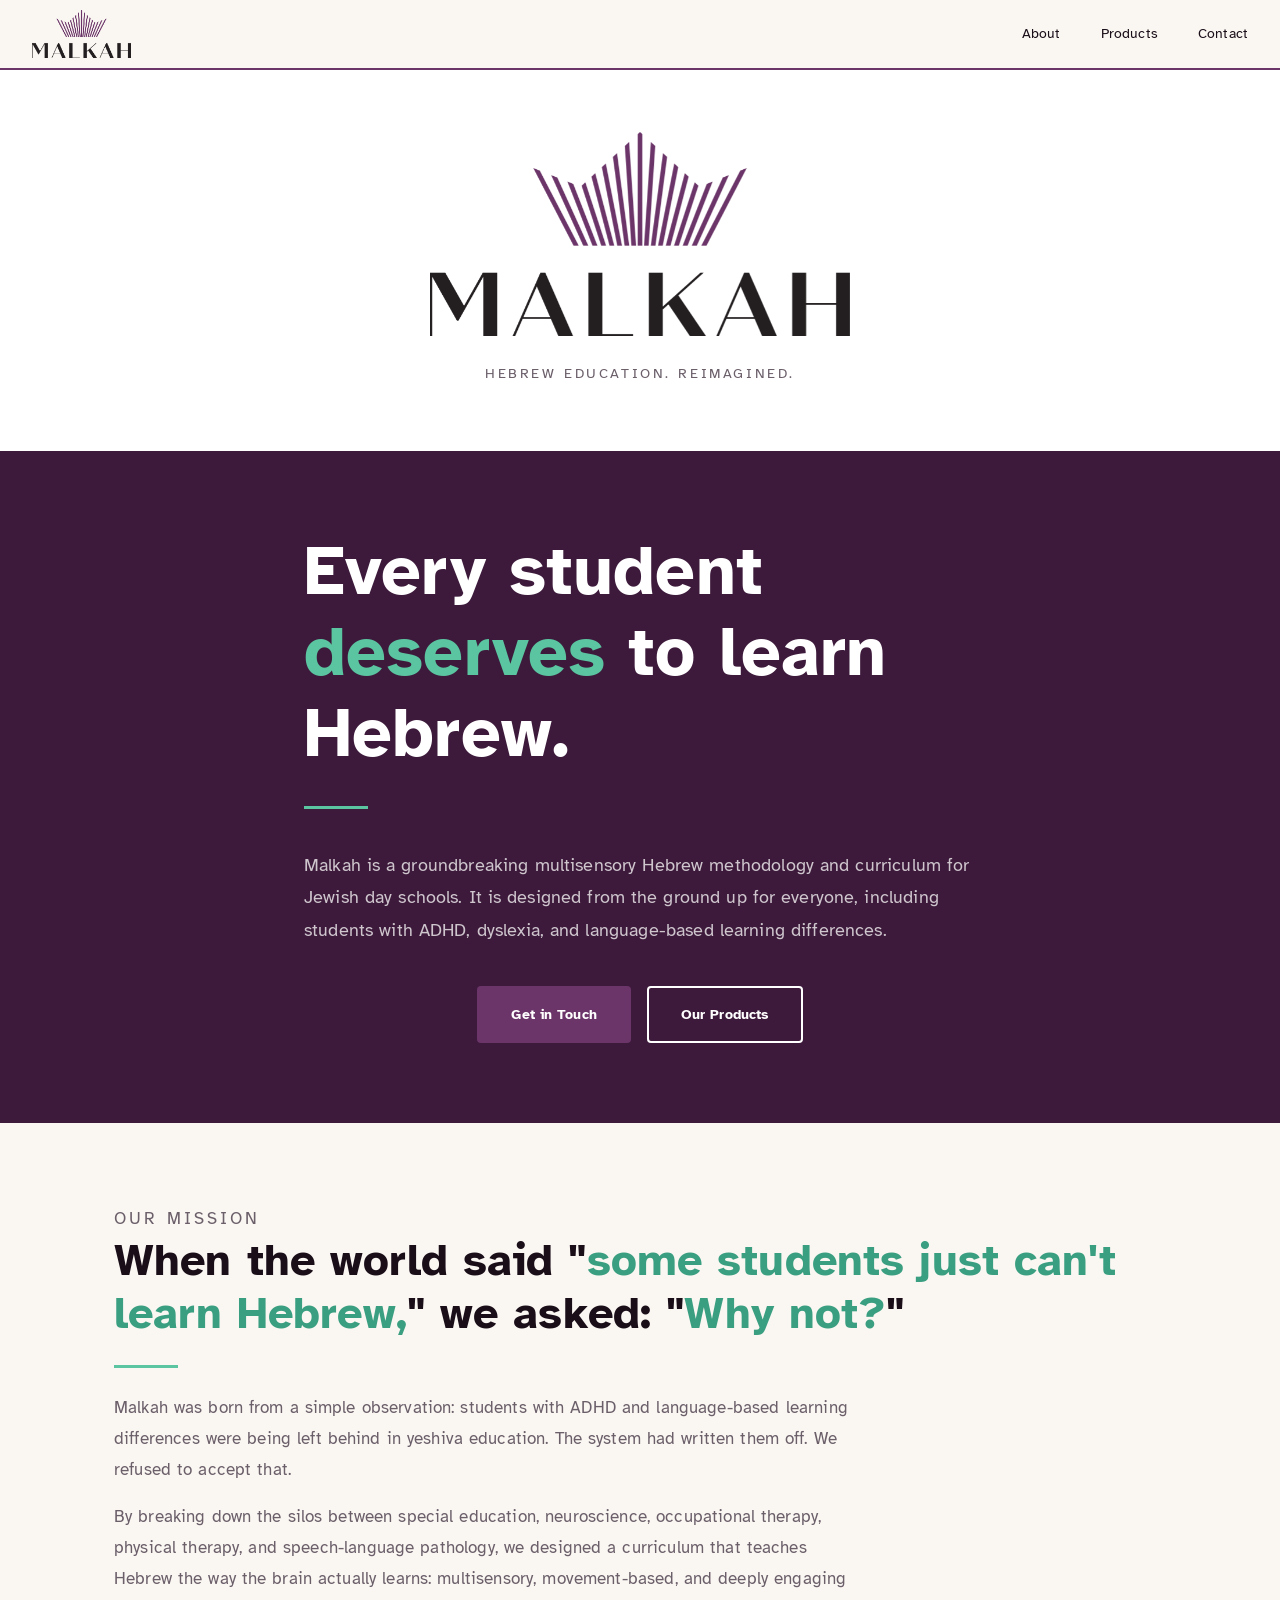
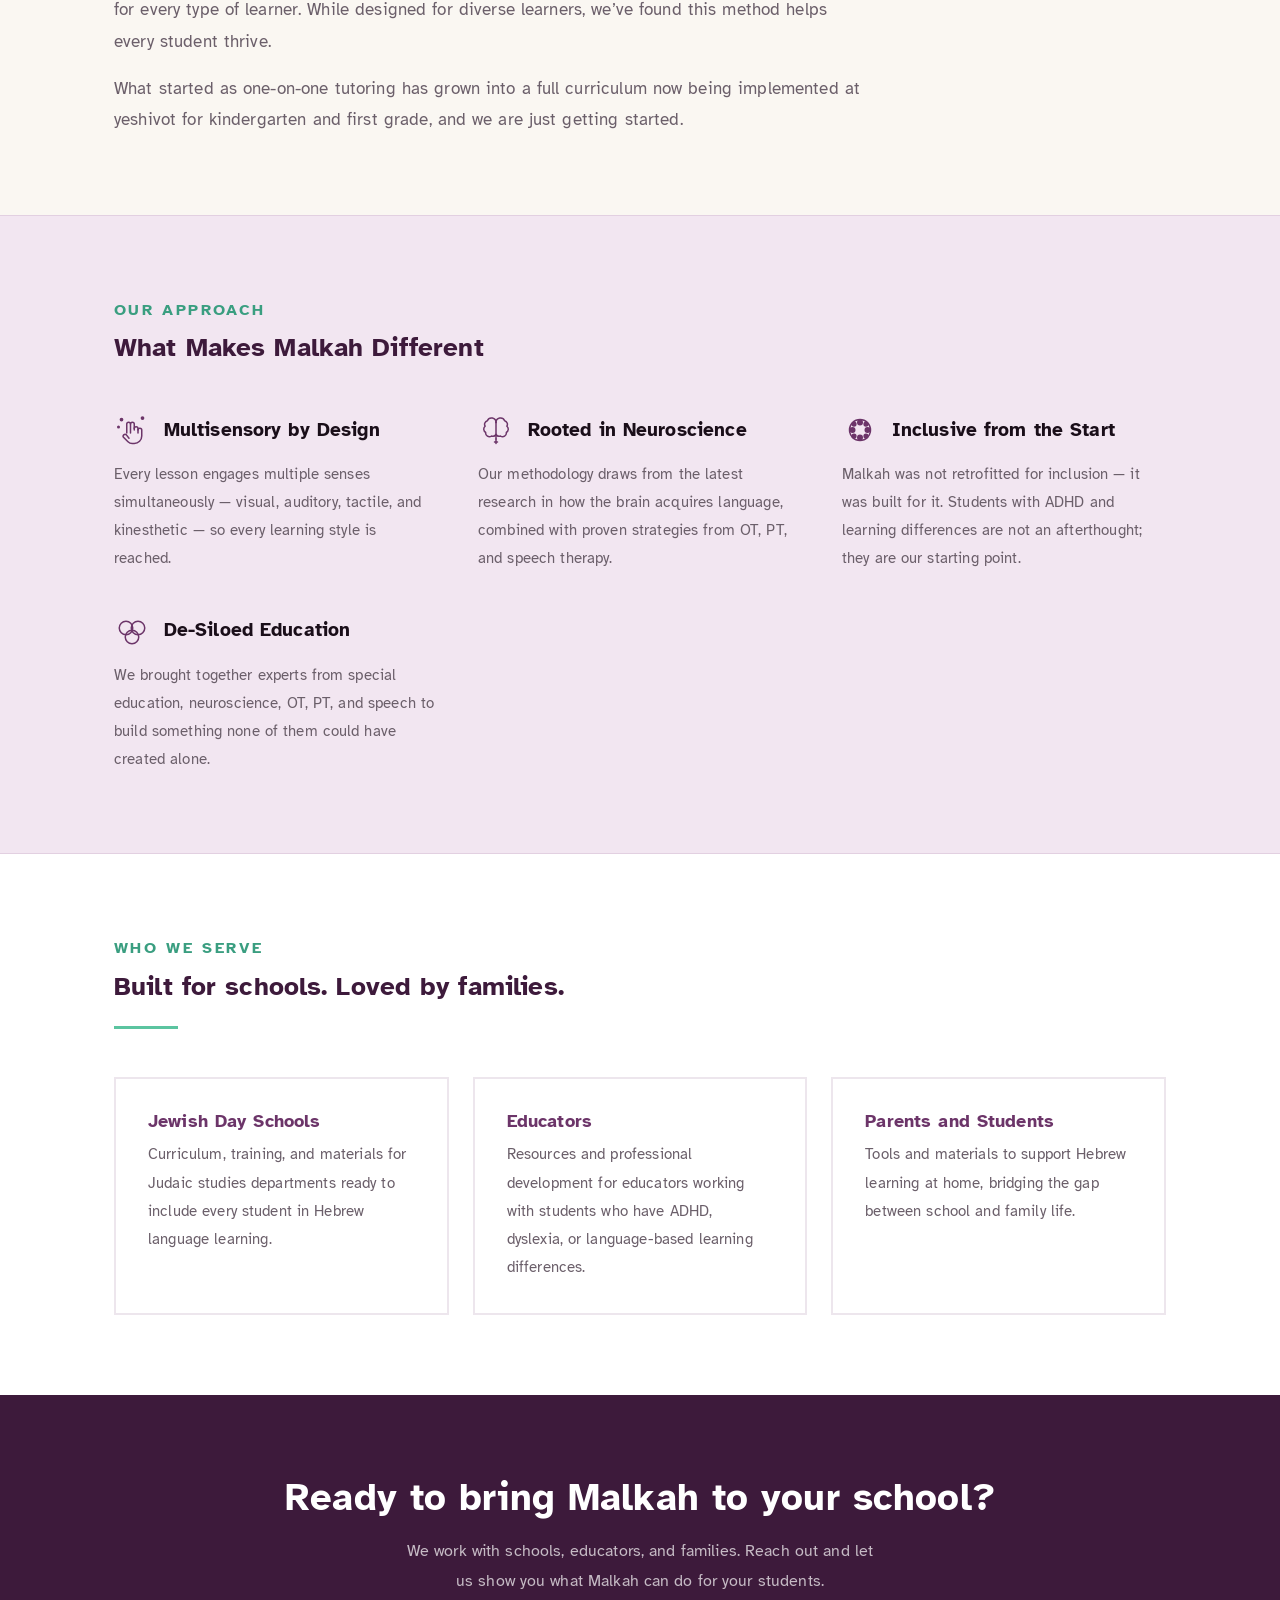
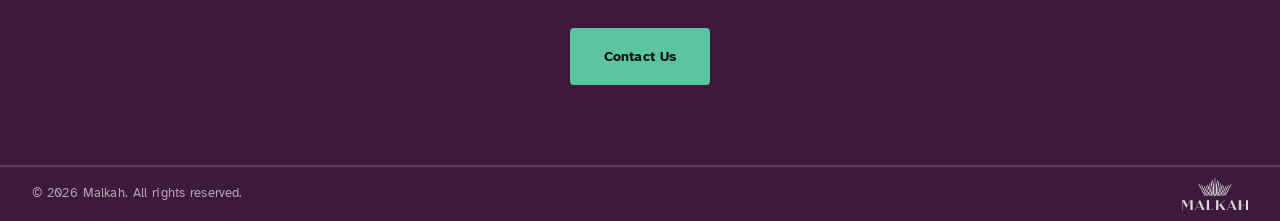
<file: index.html>
<!DOCTYPE html>
<html lang="en">
<head>
  <meta charset="UTF-8" />
  <meta name="viewport" content="width=device-width, initial-scale=1.0" />
  <title>Malkah — Hebrew Learning for Every Student</title>
  <meta name="description" content="Malkah is a revolutionary multisensory Hebrew curriculum designed for Jewish day schools, built to include every learner — especially those with ADHD and language-based learning differences." />
  <link rel="icon" type="image/x-icon" href="img/favicon/favicon.ico" />
  <link rel="icon" type="image/png" sizes="32x32" href="img/favicon/favicon-32.png" />
  <link rel="icon" type="image/png" sizes="192x192" href="img/favicon/favicon-192.png" />
  <link rel="apple-touch-icon" sizes="180x180" href="img/favicon/favicon-192.png" />
  <link rel="stylesheet" href="styles/style.css" />
</head>
<body>

  <!-- ── Header ───────────────────────────────────────────── -->
 <site-nav></site-nav>

  <!-- ── Mobile Nav ────────────────────────────────────────── -->
  <nav class="nav-mobile" id="mobile-nav">
    <a href="index.html">About</a>
    <a href="products.html">Products</a>
    <a href="contact.html">Contact</a>
  </nav>

  <!-- ── Hero ─────────────────────────────────────────────── -->
  <section class="hero-logo-section">
  <div class="container hero-inner">
    <img src="img/logo.png" alt="Malkah" class="hero-logo fade-up" />
    <p class="hero-tagline fade-up delay-1">Hebrew Education. Reimagined.</p>
  </div>
</section>

<section class="hero">
  <div class="container hero-inner">
    <h1 class="fade-up delay-2">
      Every student <span class="accent">deserves</span> to learn Hebrew.
    </h1>
    <hr class="teal-rule fade-up delay-3" />
    <p class="fade-up delay-3">
      Malkah is a groundbreaking multisensory Hebrew methodology and curriculum for Jewish day schools. 
      It is designed from the ground up for everyone, including students with ADHD, dyslexia, and
      language-based learning differences.
    </p>
    <div class="hero-btns fade-up delay-4">
      <a href="contact.html" class="btn btn-primary">Get in Touch</a>
      <a href="products.html" class="btn btn-outline-plum">Our Products</a>
    </div>
  </div>
</section>
  <div class="hero-band"></div>
  <!-- ── Mission ───────────────────────────────────────────── -->
  <section class="mission section" id="mission">
    <div class="container">
      <p class="label">Our Mission</p>
      <h2>
      When the world said "<span class="accent">some students just can't learn Hebrew,</span>" we asked: "<span class="accent">Why not?</span>"
      </h2>
      <hr class="teal-rule" />
      <p>
        Malkah was born from a simple observation: students with ADHD and language-based
        learning differences were being left behind in yeshiva education. The system had
        written them off. We refused to accept that.
      </p>
      <p style="margin-top: 1rem;">
        By breaking down the silos between special education, neuroscience, occupational
        therapy, physical therapy, and speech-language pathology, we designed a curriculum
        that teaches Hebrew the way the brain actually learns: multisensory, movement-based,
        and deeply engaging for every type of learner.  While designed for diverse learners, we’ve found this method helps every student thrive.
      </p>
      <p style="margin-top: 1rem;">
        What started as one-on-one tutoring has grown into a full curriculum now being
        implemented at yeshivot for kindergarten and first grade, and we are
        just getting started.
      </p>
    </div>
  </section>

  <!-- ── Pillars ───────────────────────────────────────────── -->
  <section class="pillars section">
  <div class="container">
    <p class="label">Our Approach</p>
    <h2 class="pillars-heading">What Makes Malkah Different</h2>
    <div class="pillars-grid">

  <div class="pillar">
    <div class="pillar-header">
      <div class="pillar-icon">
        <svg width="48" height="48" viewBox="0 0 48 48" fill="none" stroke="currentColor" stroke-width="2" stroke-linecap="round" stroke-linejoin="round">
          <path d="M22 28V16a2.5 2.5 0 0 1 5 0v8"/>
          <path d="M27 22a2.5 2.5 0 0 1 5 0v6"/>
          <path d="M32 24a2.5 2.5 0 0 1 5 0v8a10 10 0 0 1-10 10h-2.7a8 8 0 0 1-5.66-2.34l-5.66-5.66a2.5 2.5 0 0 1 3.54-3.54L20 35"/>
          <path d="M22 16a2.5 2.5 0 0 0-5 0v12"/>
          <circle cx="10" cy="10" r="1.5" fill="currentColor"/>
          <circle cx="38" cy="8" r="1.5" fill="currentColor"/>
          <circle cx="6" cy="20" r="1" fill="currentColor"/>
        </svg>
      </div>
      <h3>Multisensory by Design</h3>
    </div>
    <p>
      Every lesson engages multiple senses simultaneously — visual, auditory,
      tactile, and kinesthetic — so every learning style is reached.
    </p>
  </div>

  <div class="pillar">
    <div class="pillar-header">
      <div class="pillar-icon">
        <svg width="48" height="48" viewBox="0 0 48 48" fill="none" stroke="currentColor" stroke-width="2" stroke-linecap="round" stroke-linejoin="round">
          <path d="M24 14a6 6 0 0 0-11.5-2.4 5 5 0 0 0-3 7.4 5 5 0 0 0 .7 8.2A5 5 0 0 0 18 32a5 5 0 0 0 6-2"/>
          <path d="M24 14a6 6 0 0 1 11.5-2.4 5 5 0 0 1 3 7.4 5 5 0 0 1-.7 8.2A5 5 0 0 1 30 32a5 5 0 0 1-6-2"/>
          <path d="M24 14v22"/>
          <path d="M24 36v6"/>
          <path d="M22 40h4"/>
        </svg>
      </div>
      <h3>Rooted in Neuroscience</h3>
    </div>
    <p>
      Our methodology draws from the latest research in how the brain acquires
      language, combined with proven strategies from OT, PT, and speech therapy.
    </p>
  </div>

  <div class="pillar">
    <div class="pillar-header">
      <div class="pillar-icon">
        <svg width="48" height="48" viewBox="0 0 48 48" fill="none" stroke="currentColor" stroke-width="2" stroke-linecap="round" stroke-linejoin="round">
          <circle cx="24" cy="24" r="14"/>
          <circle cx="24" cy="14" r="3" fill="currentColor"/>
          <circle cx="34" cy="24" r="3" fill="currentColor"/>
          <circle cx="24" cy="34" r="3" fill="currentColor"/>
          <circle cx="14" cy="24" r="3" fill="currentColor"/>
          <circle cx="32" cy="16" r="2.5" fill="currentColor"/>
          <circle cx="32" cy="32" r="2.5" fill="currentColor"/>
          <circle cx="16" cy="32" r="2.5" fill="currentColor"/>
          <circle cx="16" cy="16" r="2.5" fill="currentColor"/>
        </svg>
      </div>
      <h3>Inclusive from the Start</h3>
    </div>
    <p>
      Malkah was not retrofitted for inclusion — it was built for it. Students
      with ADHD and learning differences are not an afterthought; they are our
      starting point.
    </p>
  </div>

  <div class="pillar">
    <div class="pillar-header">
      <div class="pillar-icon">
        <svg width="48" height="48" viewBox="0 0 48 48" fill="none" stroke="currentColor" stroke-width="2" stroke-linecap="round" stroke-linejoin="round">
          <circle cx="16" cy="20" r="9"/>
          <circle cx="32" cy="20" r="9"/>
          <circle cx="24" cy="32" r="9"/>
        </svg>
      </div>
      <h3>De-Siloed Education</h3>
    </div>
    <p>
      We brought together experts from special education, neuroscience, OT, PT,
      and speech to build something none of them could have created alone.
    </p>
  </div>

</div>
    </div>
  </section>

  <!-- ── Who We Serve ──────────────────────────────────────── -->
  <section class="section serve-section">
    <div class="container">
      <p class="label">Who We Serve</p>
      <h2 class="serve-heading">Built for schools. Loved by families.</h2>
      <hr class="teal-rule" />
      <div class="serve-grid">

        <div class="serve-card">
          <h3>Jewish Day Schools</h3>
          <p>
            Curriculum, training, and materials for Judaic studies departments
            ready to include every student in Hebrew language learning.
          </p>
        </div>

        <div class="serve-card">
          <h3>Educators</h3>
          <p>
            Resources and professional development for educators working with
            students who have ADHD, dyslexia, or language-based learning differences.
          </p>
        </div>

        <div class="serve-card">
          <h3>Parents and Students</h3>
          <p>
            Tools and materials to support Hebrew learning at home, bridging
            the gap between school and family life.
          </p>
        </div>

      </div>
    </div>
  </section>

  <!-- ── CTA Banner ────────────────────────────────────────── -->
  <section class="cta-banner">
    <div class="container">
      <h2>Ready to bring Malkah to your school?</h2>
      <p>
        We work with schools, educators, and families. Reach out and
        let us show you what Malkah can do for your students.
      </p>
      <a href="contact.html" class="btn btn-teal">Contact Us</a>
    </div>
  </section>

  <!-- ── Footer ────────────────────────────────────────────── -->
 <site-footer></site-footer>
  <script src="js/main.js"></script>
  <script src="js/supabase.js"></script>
</body>
</html>
</file>
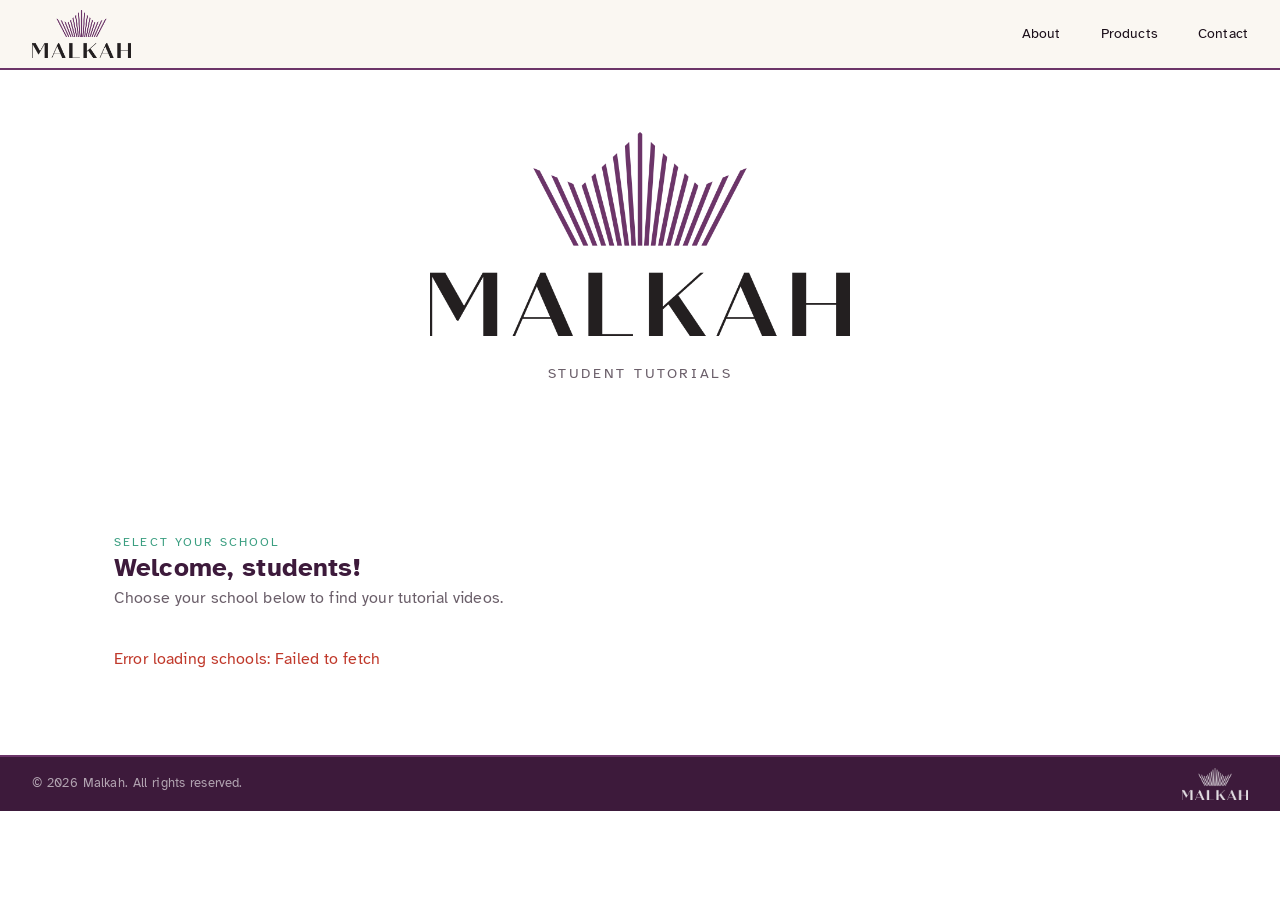
<file: students/index.html>
<!DOCTYPE html>
<html lang="en">
<head>
  <meta charset="UTF-8" />
  <meta name="viewport" content="width=device-width, initial-scale=1.0" />
  <title>Students — Malkah</title>
  <meta name="description" content="Tutorial videos for Malkah students." />

  <link rel="icon" type="image/x-icon" href="/img/favicon/favicon.ico" />
  <link rel="icon" type="image/png" sizes="32x32" href="/img/favicon/favicon-32.png" />
  <link rel="icon" type="image/png" sizes="192x192" href="/img/favicon/favicon-192.png" />
  <link rel="apple-touch-icon" sizes="180x180" href="/img/favicon/favicon-192.png" />

  <link rel="stylesheet" href="/styles/style.css" />
</head>
<body>

  <site-nav></site-nav>

  <main style="margin-top: 68px;">
    <section class="hero-logo-section">
      <div class="container hero-inner">
        <img src="/img/logo.png" alt="Malkah" class="hero-logo fade-up" />
        <p class="hero-tagline fade-up delay-1">Student Tutorials</p>
      </div>
    </section>

    <section class="section">
      <div class="container">
        <p class="label">Select Your School</p>
        <h2 class="pillars-heading">Welcome, students!</h2>
        <p style="color: var(--muted); margin-bottom: 2rem;">
          Choose your school below to find your tutorial videos.
        </p>

        <div class="student-cards" id="school-list">
          <p style="color: var(--muted);">Loading...</p>
        </div>
      </div>
    </section>
  </main>

  <site-footer></site-footer>

  <script src="/js/main.js"></script>
  <script src="/js/supabase.js"></script>
  <script>
    (async () => {
      const list = document.getElementById('school-list')
      try {
        const schools = await getAllSchools()
        if (schools.length === 0) {
          list.innerHTML = '<p style="color: var(--muted);">No schools available yet.</p>'
          return
        }
        list.innerHTML = ''
        schools.forEach(school => {
          const card = document.createElement('a')
          card.href = `school.html?school=${school.slug}`
          card.className = 'student-card'
          card.innerHTML = `
            <div class="student-card-icon">
              <svg width="48" height="48" viewBox="0 0 48 48" fill="none" stroke="currentColor" stroke-width="2" stroke-linecap="round" stroke-linejoin="round">
                <path d="M6 16L24 8l18 8-18 8z"/>
                <path d="M14 20v10c0 2 4 4 10 4s10-2 10-4V20"/>
                <line x1="42" y1="16" x2="42" y2="28"/>
              </svg>
            </div>
            <h3>${school.name}</h3>
            <p>${school.description || ''}</p>
          `
          list.appendChild(card)
        })
      } catch (err) {
        list.innerHTML = `<p style="color: #c0392b;">Error loading schools: ${err.message}</p>`
      }
    })()
  </script>
</body>
</html>
</file>
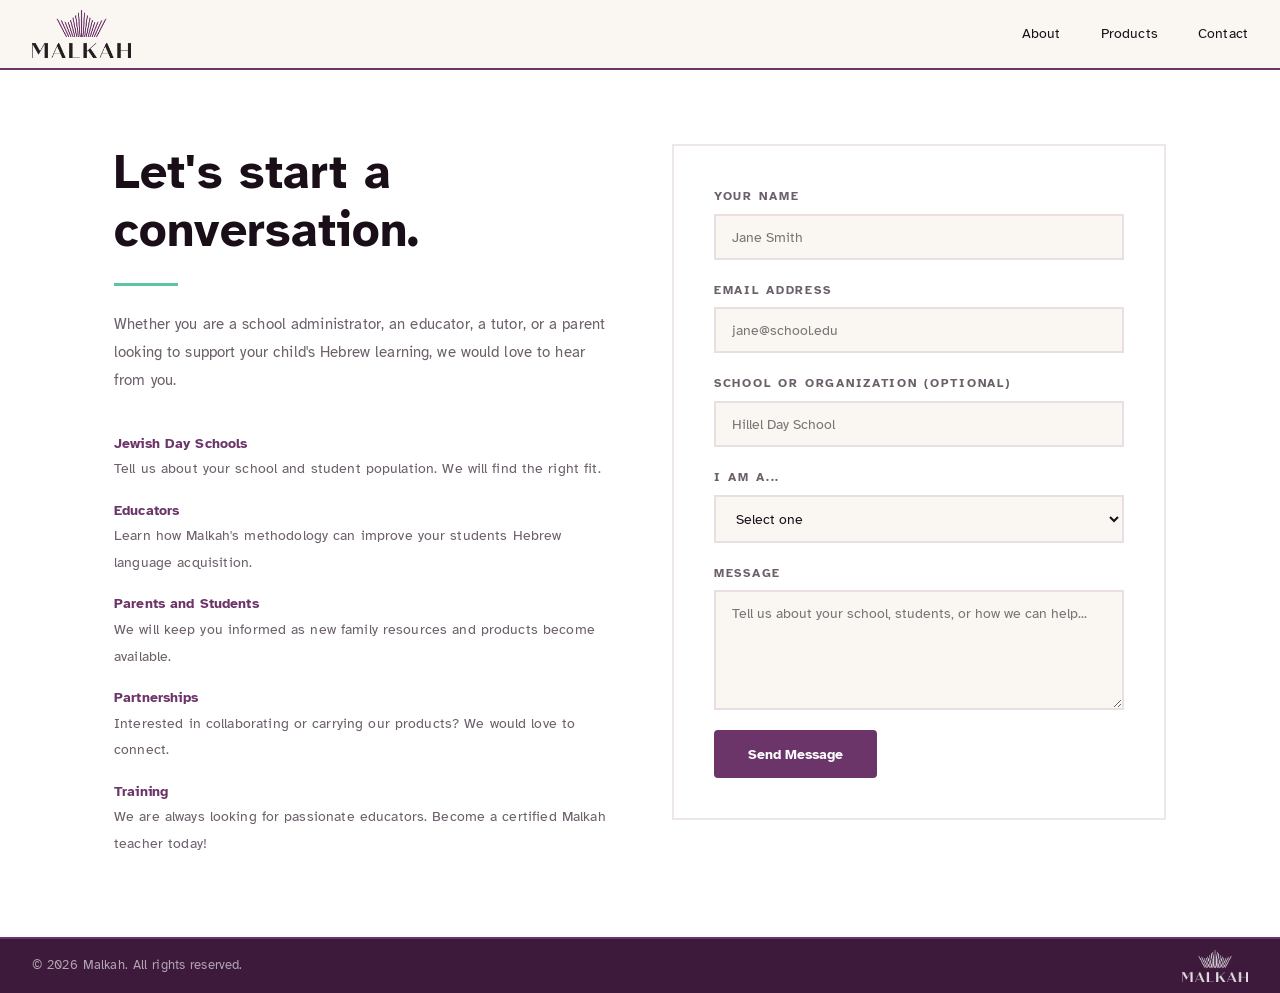
<file: contact.html>
<!DOCTYPE html>
<html lang="en">
<head>
  <meta charset="UTF-8" />
  <meta name="viewport" content="width=device-width, initial-scale=1.0" />
  <title>Contact — Malkah</title>
  <meta name="description" content="Get in touch with Malkah — we work with Jewish day schools, educators, and families." />
  <link rel="icon" type="image/x-icon" href="img/favicon/favicon.ico" />
  <link rel="icon" type="image/png" sizes="32x32" href="img/favicon/favicon-32.png" />
  <link rel="icon" type="image/png" sizes="192x192" href="img/favicon/favicon-192.png" />
  <link rel="apple-touch-icon" sizes="180x180" href="img/favicon/favicon-192.png" />
  <link rel="stylesheet" href="styles/style.css" />
</head>
<body>

  <!-- ── Header ───────────────────────────────────────────── -->
  <site-nav></site-nav>

  <nav class="nav-mobile" id="mobile-nav">
    <a href="index.html">About</a>
    <a href="products.html">Products</a>
    <a href="contact.html">Contact</a>
  </nav>

  <!-- ── Contact ───────────────────────────────────────────── -->
  <main style="margin-top: 64px;">
    <section class="section">
      <div class="container">
        <div class="contact-grid">

          <!-- Left: Info -->
          <div class="contact-info">            
            <h1>Let's start a conversation.</h1>
            <hr class="teal-rule" />
            <p>
              Whether you are a school administrator, an educator, a tutor, or a
              parent looking to support your child's Hebrew learning, we would
              love to hear from you.
            </p>

            <div class="contact-details">
              <div class="contact-detail">
                <h4>Jewish Day Schools</h4>
                <p>Tell us about your school and student population. We will find the right fit.</p>
              </div>
              <div class="contact-detail">
                <h4>Educators</h4>
                <p>Learn how Malkah's methodology can improve your students Hebrew language acquisition.</p>
              </div>
              <div class="contact-detail">
                <h4>Parents and Students</h4>
                <p>We will keep you informed as new family resources and products become available.</p>
              </div>
              <div class="contact-detail">
                <h4>Partnerships</h4>
                <p>Interested in collaborating or carrying our products? We would love to connect.</p>
              </div>
              <div class="contact-detail">
                <h4>Training</h4>
                <p>We are always looking for passionate educators.  Become a certified Malkah teacher today!</p>
              </div>
            </div>
          </div>

          <!-- Right: Form -->
          <div class="contact-form-box">

            <!-- Success state -->
            <div class="form-success" id="form-success">
              <div style="font-size: 2.5rem;">✦</div>
              <h3>Thank you!</h3>
              <p>We received your message and will get back to you within 1 to 2 business days.</p>
            </div>

            <!-- Form -->
            <form id="contact-form">
              <div class="form-field">
                <label for="name">Your Name</label>
                <input type="text" id="name" placeholder="Jane Smith" required />
              </div>

              <div class="form-field">
                <label for="email">Email Address</label>
                <input type="email" id="email" placeholder="jane@school.edu" required />
              </div>

              <div class="form-field">
                <label for="org">School or Organization (optional)</label>
                <input type="text" id="org" placeholder="Hillel Day School" />
              </div>

              <div class="form-field">
                <label for="role">I am a...</label>
                <select id="role">
                  <option value="">Select one</option>
                  <option value="teacher">Teacher or Educator</option>
                  <option value="admin">School Administrator</option>
                  <option value="special-ed">Special Educator or Tutor</option>
                  <option value="parent">Parent or Guardian</option>
                  <option value="student">Student</option>
                </select>
              </div>

              <div class="form-field">
                <label for="message">Message</label>
                <textarea id="message" placeholder="Tell us about your school, students, or how we can help..." required></textarea>
              </div>

              <!-- Honeypot — invisible to humans, bots fill it in -->
              <input type="text" id="website" name="website" tabindex="-1" autocomplete="off"
                style="opacity:0;position:absolute;top:0;left:0;height:0;width:0;z-index:-1;" />

              <p id="form-error" style="color: #c0392b; font-size: 0.85rem; margin-bottom: 1rem; display: none;">
                Something went wrong. Please try again.
              </p>

              <button type="submit" class="btn btn-primary" id="submit-btn">
                Send Message
              </button>
            </form>

          </div>
        </div>
      </div>
    </section>
  </main>

  <!-- ── Footer ────────────────────────────────────────────── -->
  <site-footer></site-footer>

  <script src="js/main.js"></script>
  <script src="js/supabase.js"></script>
  <script>    
    document.getElementById('contact-form').addEventListener('submit', async (e) => {
      e.preventDefault()

      // Honeypot check — bots fill this hidden field; humans never see it
      if (document.getElementById('website').value) {
        document.getElementById('contact-form').style.display = 'none'
        document.getElementById('form-success').style.display = 'block'
        return
      }

      const btn = document.getElementById('submit-btn')
      btn.textContent = 'Sending...'
      btn.disabled = true

      const data = {
        name:    document.getElementById('name').value,
        email:   document.getElementById('email').value,
        org:     document.getElementById('org').value,
        role:    document.getElementById('role').value,
        message: document.getElementById('message').value,
        _hp:     document.getElementById('website').value,  // server-side honeypot
      }

      const ok = await submitContact(data)

      if (ok) {
        document.getElementById('contact-form').style.display = 'none'
        document.getElementById('form-success').style.display = 'block'
      } else {
        document.getElementById('form-error').style.display = 'block'
        btn.textContent = 'Send Message'
        btn.disabled = false
      }
    })
  </script>
</body>
</html>
</file>
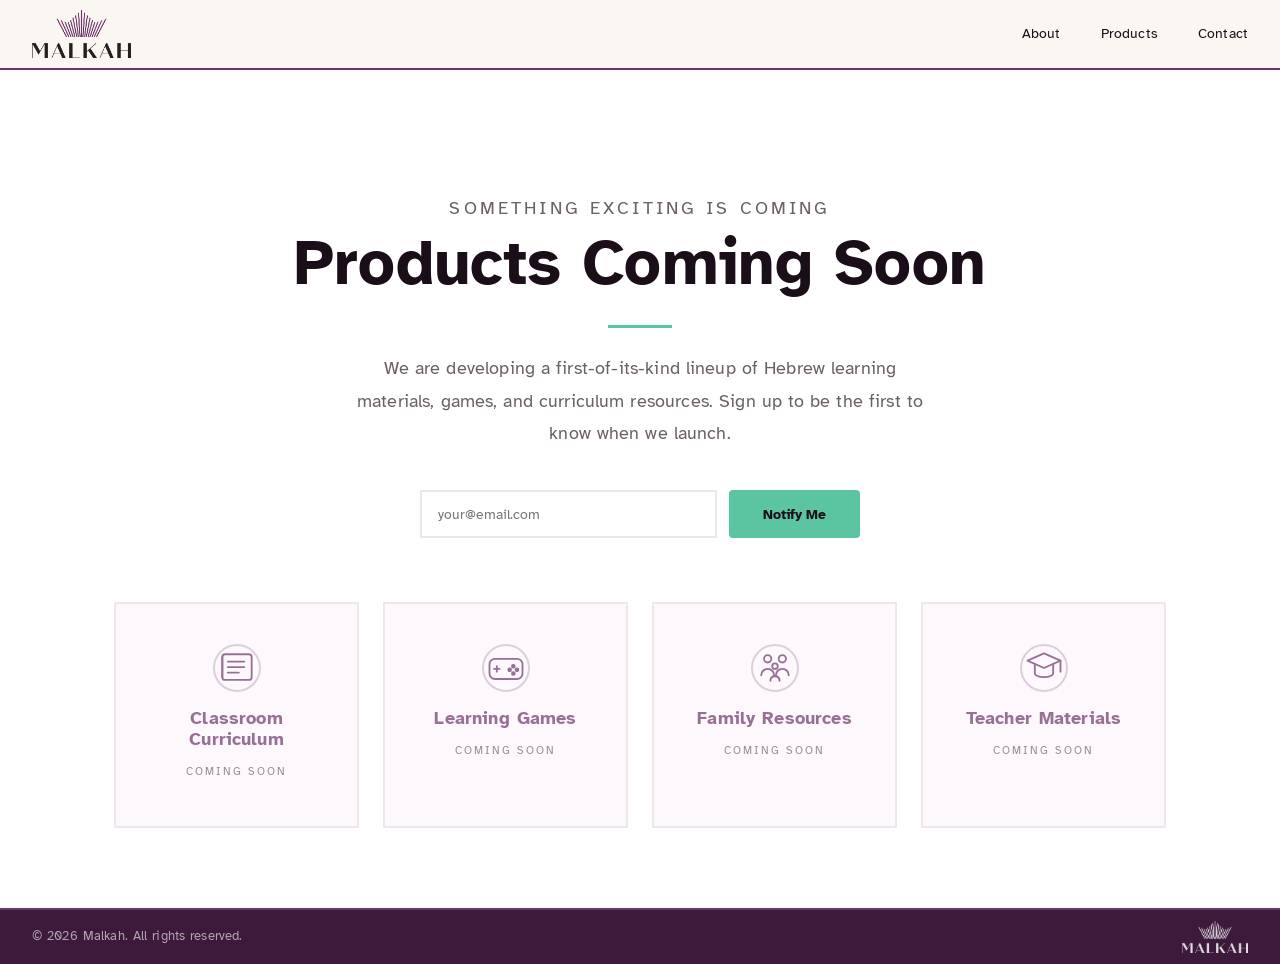
<file: products.html>
<!DOCTYPE html>
<html lang="en">
<head>
  <meta charset="UTF-8" />
  <meta name="viewport" content="width=device-width, initial-scale=1.0" />
  <title>Products — Malkah</title>
  <meta name="description" content="Malkah's educational products and learning games for Hebrew language learning are coming soon." />
  <link rel="icon" type="image/x-icon" href="img/favicon/favicon.ico" />
  <link rel="icon" type="image/png" sizes="32x32" href="img/favicon/favicon-32.png" />
  <link rel="icon" type="image/png" sizes="192x192" href="img/favicon/favicon-192.png" />
  <link rel="apple-touch-icon" sizes="180x180" href="img/favicon/favicon-192.png" />
  <link rel="stylesheet" href="styles/style.css" />
</head>
<body>

  <!-- ── Header ───────────────────────────────────────────── -->
  <site-nav></site-nav>

  <!-- ── Coming Soon ───────────────────────────────────────── -->
  <main style="margin-top: 64px;">
    <section class="coming-soon section">
      <div class="container">
        <p class="label fade-up">Something exciting is coming</p>
        <h1 class="fade-up delay-1">Products Coming Soon</h1>
        <hr class="teal-rule fade-up delay-2" style="margin: 1.5rem auto;" />
        <p class="fade-up delay-3">
          We are developing a first-of-its-kind lineup of Hebrew learning materials,
          games, and curriculum resources. Sign up to be the first to know when we launch.
        </p>

        <!-- Email notify form -->
        <form class="notify-form fade-up delay-4" id="notify-form">
          <input type="email" id="notify-email" placeholder="your@email.com" required />
          <!-- Honeypot — invisible to humans, bots fill it in -->
          <input type="text" id="notify-website" name="website" tabindex="-1" autocomplete="off"
            style="opacity:0;position:absolute;top:0;left:0;height:0;width:0;z-index:-1;" />
          <button type="submit" class="btn btn-teal">Notify Me</button>
        </form>
        <p id="notify-success" style="color: var(--teal-dark); font-weight: 600; margin-top: 1rem; display: none;">
          You are on the list — we will be in touch!
        </p>

        <!-- Preview cards -->
        <div class="product-cards">
  <div class="product-card">
    <div class="product-card-icon">
      <svg width="48" height="48" viewBox="0 0 48 48" fill="none" stroke="currentColor" stroke-width="2" stroke-linecap="round" stroke-linejoin="round">
        <path d="M8 12a3 3 0 0 1 3-3h26a3 3 0 0 1 3 3v22a3 3 0 0 1-3 3H11a3 3 0 0 1-3-3z"/>
        <path d="M8 12v22"/>
        <path d="M14 17h18"/>
        <path d="M14 23h18"/>
        <path d="M14 29h12"/>
      </svg>
    </div>
    <h3>Classroom Curriculum</h3>
    <span>Coming Soon</span>
  </div>

  <div class="product-card">
    <div class="product-card-icon">
      <svg width="48" height="48" viewBox="0 0 48 48" fill="none" stroke="currentColor" stroke-width="2" stroke-linecap="round" stroke-linejoin="round">
        <rect x="6" y="14" width="36" height="22" rx="6"/>
        <line x1="14" y1="22" x2="14" y2="28"/>
        <line x1="11" y1="25" x2="17" y2="25"/>
        <circle cx="32" cy="22" r="1.5" fill="currentColor"/>
        <circle cx="36" cy="26" r="1.5" fill="currentColor"/>
        <circle cx="32" cy="30" r="1.5" fill="currentColor"/>
        <circle cx="28" cy="26" r="1.5" fill="currentColor"/>
      </svg>
    </div>
    <h3>Learning Games</h3>
    <span>Coming Soon</span>
  </div>

  <div class="product-card">
    <div class="product-card-icon">
      <svg width="48" height="48" viewBox="0 0 48 48" fill="none" stroke="currentColor" stroke-width="2" stroke-linecap="round" stroke-linejoin="round">
        <circle cx="16" cy="14" r="4"/>
        <circle cx="32" cy="14" r="4"/>
        <circle cx="24" cy="22" r="3"/>
        <path d="M9 32c0-4 3-7 7-7s7 3 7 7"/>
        <path d="M25 32c0-4 3-7 7-7s7 3 7 7"/>
        <path d="M19 38c0-3 2-5 5-5s5 2 5 5"/>
      </svg>
    </div>
    <h3>Family Resources</h3>
    <span>Coming Soon</span>
  </div>

  <div class="product-card">
    <div class="product-card-icon">
      <svg width="48" height="48" viewBox="0 0 48 48" fill="none" stroke="currentColor" stroke-width="2" stroke-linecap="round" stroke-linejoin="round">
        <path d="M6 16L24 8l18 8-18 8z"/>
        <path d="M14 20v10c0 2 4 4 10 4s10-2 10-4V20"/>
        <line x1="42" y1="16" x2="42" y2="28"/>
      </svg>
    </div>
    <h3>Teacher Materials</h3>
    <span>Coming Soon</span>
  </div>
</div>
      </div>
    </section>
  </main>

  <!-- ── Footer ────────────────────────────────────────────── -->
  <site-footer></site-footer>
  <script src="js/main.js"></script>
  <script src="js/supabase.js"></script>
  <script> 

    document.getElementById('notify-form').addEventListener('submit', async (e) => {
      e.preventDefault()
      const email = document.getElementById('notify-email').value
      const hp    = document.getElementById('notify-website').value
      await saveNotifyEmail(email, hp)
      document.getElementById('notify-form').style.display = 'none'
      document.getElementById('notify-success').style.display = 'block'
    })
  </script>
</body>
</html>
</file>
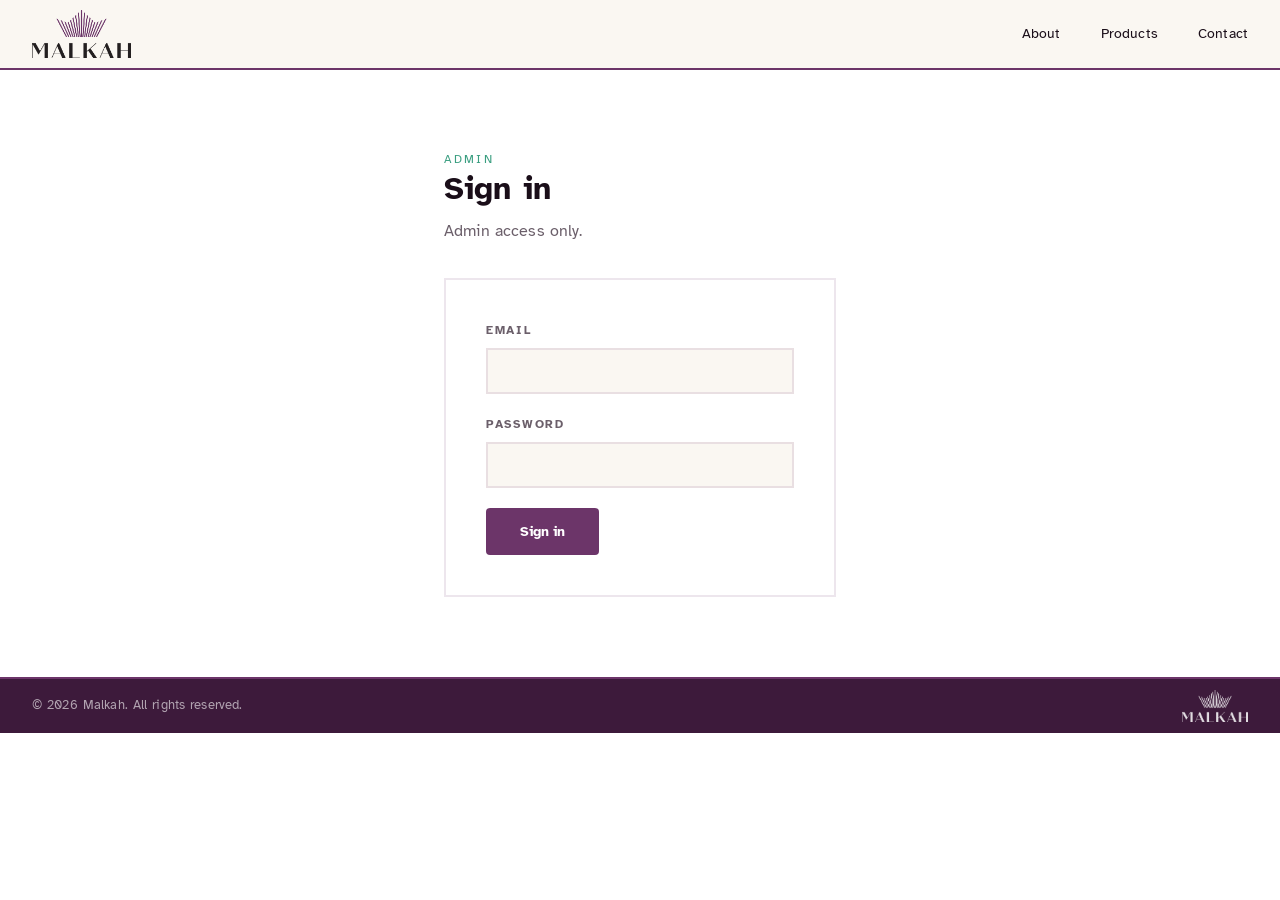
<file: admin/dashboard.html>
<!DOCTYPE html>
<html lang="en">
<head>
  <meta charset="UTF-8" />
  <meta name="viewport" content="width=device-width, initial-scale=1.0" />
  <title>Admin Dashboard — Malkah</title>
  <meta name="robots" content="noindex,nofollow" />

  <link rel="icon" type="image/x-icon" href="/img/favicon/favicon.ico" />
  <link rel="stylesheet" href="/styles/style.css" />
</head>
<body>

  <site-nav></site-nav>

  <main style="margin-top: 68px;">
    <admin-layout data-page="dashboard"></admin-layout>
  </main>

  <site-footer></site-footer>

  <script src="/js/main.js"></script>
  <script src="/js/supabase.js"></script>
  <script src="/js/admin-layout.js"></script>
  <script>
    // Wait for admin-layout to render, then inject content
    customElements.whenDefined('admin-layout').then(() => {
      setTimeout(initDashboard, 50)
    })

    async function initDashboard() {
      const content = document.querySelector('#admin-content')
      content.innerHTML = `
        <div class="admin-section-header">
          <div>
            <p class="label">Admin</p>
            <h1 style="font-size: 2.2rem; font-weight: 700;">Tutorial Manager</h1>
          </div>
          <button class="btn btn-primary" id="add-school-btn">+ Add School</button>
        </div>

        <div id="schools-list" class="admin-list" style="margin-top: 2rem;"></div>
        <p id="empty-msg" style="color: var(--muted); display: none;">No schools yet. Click "Add School" to create one.</p>
      `

      // Modal
      const modalHtml = `
        <div class="modal" id="school-modal">
          <div class="modal-box">
            <h2 id="modal-title">Add School</h2>
            <form id="school-form">
              <input type="hidden" id="school-id" />
              <div class="form-field">
                <label for="school-name">Name</label>
                <input type="text" id="school-name" required />
              </div>
              <div class="form-field">
                <label for="school-slug">URL Slug (lowercase, no spaces, e.g. "sam")</label>
                <input type="text" id="school-slug" required pattern="[a-z0-9-]+" />
              </div>
              <div class="form-field">
                <label for="school-desc">Description</label>
                <textarea id="school-desc" rows="3"></textarea>
              </div>
              <p id="school-err" style="color: #c0392b; font-size: 0.85rem; margin-bottom: 1rem; display: none;"></p>
              <div class="modal-actions">
                <button type="button" class="btn btn-outline-dark" id="cancel-school-btn">Cancel</button>
                <button type="submit" class="btn btn-primary">Save</button>
              </div>
            </form>
          </div>
        </div>
      `
      document.body.insertAdjacentHTML('beforeend', modalHtml)

      const modal = document.getElementById('school-modal')
      const openModal = (school = null) => {
        document.getElementById('modal-title').textContent = school ? 'Edit School' : 'Add School'
        document.getElementById('school-id').value = school?.id || ''
        document.getElementById('school-name').value = school?.name || ''
        document.getElementById('school-slug').value = school?.slug || ''
        document.getElementById('school-desc').value = school?.description || ''
        document.getElementById('school-err').style.display = 'none'
        modal.classList.add('open')
      }
      const closeModal = () => modal.classList.remove('open')

      document.getElementById('add-school-btn').addEventListener('click', () => openModal())
      document.getElementById('cancel-school-btn').addEventListener('click', closeModal)
      modal.addEventListener('click', (e) => { if (e.target === modal) closeModal() })

      document.getElementById('school-form').addEventListener('submit', async (e) => {
        e.preventDefault()
        const id = document.getElementById('school-id').value
        const payload = {
          name: document.getElementById('school-name').value,
          slug: document.getElementById('school-slug').value,
          description: document.getElementById('school-desc').value,
        }
        try {
          if (id) await dbUpdate('schools', id, payload)
          else    await dbInsert('schools', payload)
          closeModal()
          loadSchools()
        } catch (err) {
          const errEl = document.getElementById('school-err')
          errEl.textContent = String(err.message || err)
          errEl.style.display = 'block'
        }
      })

      async function loadSchools() {
        const list = document.getElementById('schools-list')
        list.innerHTML = '<p style="color: var(--muted);">Loading...</p>'
        try {
          const schools = await getAllSchools()
          if (schools.length === 0) {
            list.innerHTML = ''
            document.getElementById('empty-msg').style.display = 'block'
            return
          }
          document.getElementById('empty-msg').style.display = 'none'
          list.innerHTML = ''
          schools.forEach(school => {
            const item = document.createElement('div')
            item.className = 'admin-card'
            item.innerHTML = `
              <div class="admin-card-info">
                <h3>${school.name}</h3>
                <p>${school.description || ''}</p>
                <span class="admin-card-slug">/${school.slug}</span>
              </div>
              <div class="admin-card-actions">
                <a href="school.html?id=${school.id}" class="btn btn-primary">Manage Kits</a>
                <button class="btn btn-outline-dark edit-btn">Edit</button>
                <button class="btn-icon delete-btn" title="Delete">×</button>
              </div>
            `
            item.querySelector('.edit-btn').addEventListener('click', () => openModal(school))
            item.querySelector('.delete-btn').addEventListener('click', async () => {
              if (confirm(`Delete "${school.name}" and ALL its kits, weeks, and videos? This cannot be undone.`)) {
                await dbDelete('schools', school.id)
                loadSchools()
              }
            })
            list.appendChild(item)
          })
        } catch (err) {
          list.innerHTML = `<p style="color: #c0392b;">${err.message}</p>`
        }
      }

      loadSchools()
    }
  </script>
</body>
</html>
</file>
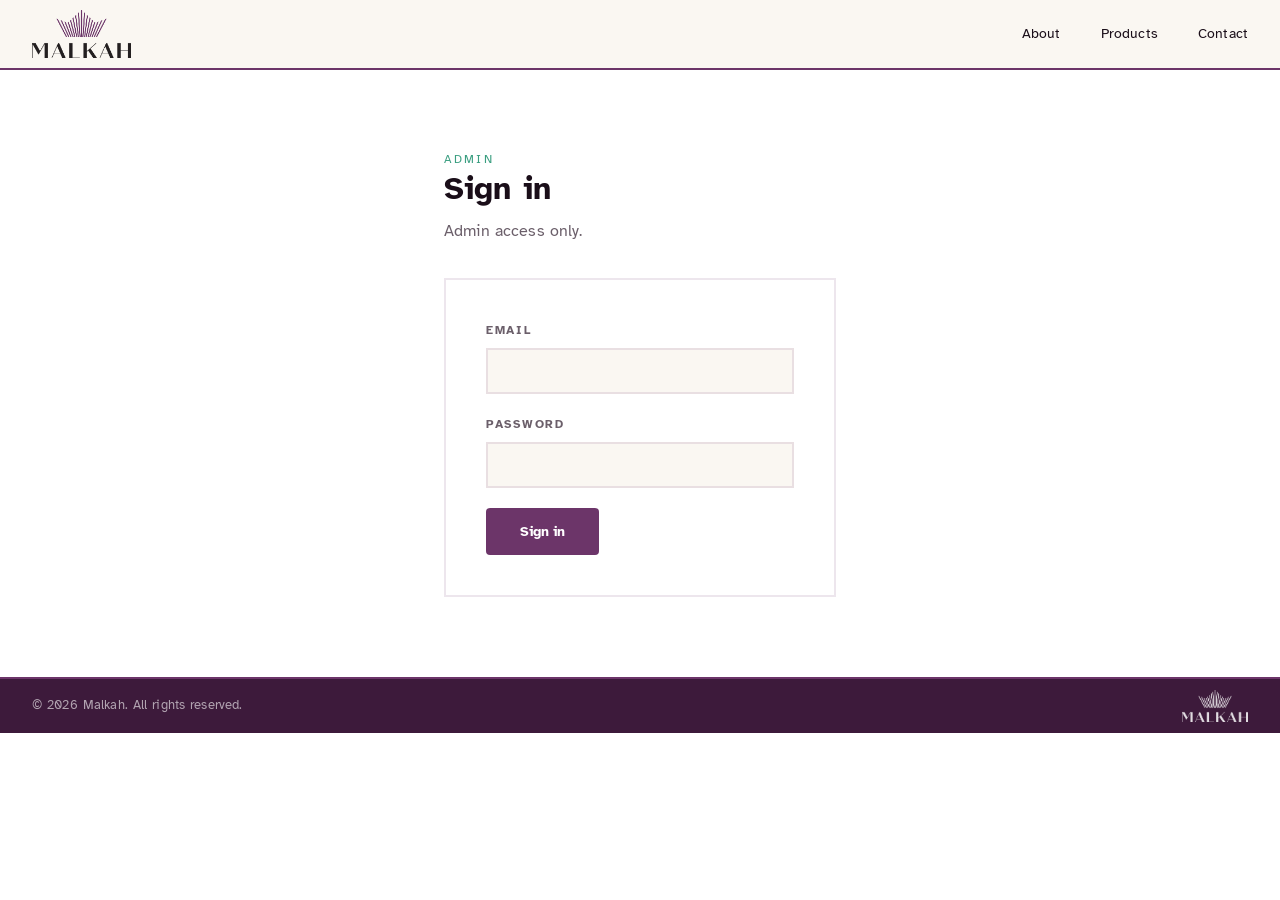
<file: admin/kit.html>
<!DOCTYPE html>
<html lang="en">
<head>
  <meta charset="UTF-8" />
  <meta name="viewport" content="width=device-width, initial-scale=1.0" />
  <title>Manage Kit — Malkah Admin</title>
  <meta name="robots" content="noindex,nofollow" />

  <link rel="icon" type="image/x-icon" href="/img/favicon/favicon.ico" />
  <link rel="stylesheet" href="/styles/style.css" />
</head>
<body>

  <site-nav></site-nav>

  <main style="margin-top: 68px;">
    <admin-layout data-page="kit"></admin-layout>
  </main>

  <site-footer></site-footer>

  <script src="/js/main.js"></script>
  <script src="/js/supabase.js"></script>
  <script src="/js/admin-layout.js"></script>
  <script>
    const kitId = getQueryParam('id')
    let kit = null
    let school = null

    customElements.whenDefined('admin-layout').then(() => {
      setTimeout(initKit, 50)
    })

    async function initKit() {
      const data = await dbSelect('kits', `select=*&id=eq.${kitId}&limit=1`)
      kit = data[0]
      if (!kit) {
        document.querySelector('#admin-content').innerHTML = '<p>Kit not found.</p>'
        return
      }
      const sData = await dbSelect('schools', `select=*&id=eq.${kit.school_id}&limit=1`)
      school = sData[0]
      document.title = `${kit.name} — Malkah Admin`

      const studentKitUrl = `/students/kit.html?school=${school.slug}&kit=${kit.slug}`

      const content = document.querySelector('#admin-content')
      content.innerHTML = `
        <div class="admin-section-header">
          <div>
            <p class="label">${school?.name || ''}</p>
            <h1 style="font-size: 2.2rem; font-weight: 700;">${kit.name}</h1>
            <p style="color: var(--muted); margin-top: 0.5rem;">${kit.description || ''}</p>
            <p style="color: var(--muted); margin-top: 0.5rem; font-size: 0.85rem;">
              💡 Drag videos by the handle to reorder them within a week.
            </p>
          </div>
          <div class="admin-header-actions">
            <a href="${studentKitUrl}" target="_blank" class="btn btn-teal">👁 View as Student</a>
            <button class="btn btn-primary" id="add-week-btn">+ Add Week</button>
          </div>
        </div>

        <div id="weeks-list" style="margin-top: 2rem;"></div>
        <p id="empty-msg" style="color: var(--muted); display: none;">No weeks yet.</p>
      `

      // Video modal
      const modalHtml = `
        <div class="modal" id="video-modal">
          <div class="modal-box">
            <h2 id="modal-title">Edit Video</h2>
            <form id="video-form">
              <input type="hidden" id="video-id" />
              <input type="hidden" id="video-week-id" />
              <input type="hidden" id="video-mode" />
              <div class="form-field">
                <label for="video-title">Video Title</label>
                <input type="text" id="video-title" required />
              </div>
              <div class="form-field">
                <label for="video-vimeo">Vimeo ID (just the number)</label>
                <input type="text" id="video-vimeo" />
              </div>
              <div class="form-field">
                <label for="video-desc">Description</label>
                <textarea id="video-desc" rows="3"></textarea>
              </div>
              <p id="video-err" style="color: #c0392b; font-size: 0.85rem; margin-bottom: 1rem; display: none;"></p>
              <div class="modal-actions">
                <button type="button" class="btn btn-outline-dark" id="cancel-video-btn">Cancel</button>
                <button type="submit" class="btn btn-primary">Save</button>
              </div>
            </form>
          </div>
        </div>
      `
      document.body.insertAdjacentHTML('beforeend', modalHtml)

      const modal = document.getElementById('video-modal')
      const openEditVideoModal = (video) => {
        document.getElementById('video-mode').value = 'edit'
        document.getElementById('video-id').value = video.id
        document.getElementById('video-week-id').value = ''
        document.getElementById('modal-title').textContent = `Edit: ${video.title}`
        document.getElementById('video-title').value = video.title
        document.getElementById('video-vimeo').value = video.vimeo_id || ''
        document.getElementById('video-desc').value = video.description || ''
        document.getElementById('video-err').style.display = 'none'
        modal.classList.add('open')
      }
      const openAddVideoModal = (weekId) => {
        document.getElementById('video-mode').value = 'add'
        document.getElementById('video-id').value = ''
        document.getElementById('video-week-id').value = weekId
        document.getElementById('modal-title').textContent = `Add Video`
        document.getElementById('video-title').value = ''
        document.getElementById('video-vimeo').value = ''
        document.getElementById('video-desc').value = ''
        document.getElementById('video-err').style.display = 'none'
        modal.classList.add('open')
      }
      const closeModal = () => modal.classList.remove('open')

      document.getElementById('cancel-video-btn').addEventListener('click', closeModal)
      modal.addEventListener('click', (e) => { if (e.target === modal) closeModal() })

      document.getElementById('video-form').addEventListener('submit', async (e) => {
        e.preventDefault()
        const mode = document.getElementById('video-mode').value
        const payload = {
          title: document.getElementById('video-title').value,
          vimeo_id: document.getElementById('video-vimeo').value || null,
          description: document.getElementById('video-desc').value,
        }
        try {
          if (mode === 'edit') {
            const id = document.getElementById('video-id').value
            await dbUpdate('videos', id, payload)
          } else {
            const weekId = parseInt(document.getElementById('video-week-id').value)
            const existing = await getVideosByWeek(weekId)
            const nextPos = existing.length === 0 ? 1 : Math.max(...existing.map(v => v.position)) + 1
            await dbInsert('videos', { ...payload, week_id: weekId, position: nextPos })
          }
          closeModal()
          loadWeeks()
        } catch (err) {
          const errEl = document.getElementById('video-err')
          errEl.textContent = String(err.message || err)
          errEl.style.display = 'block'
        }
      })

      document.getElementById('add-week-btn').addEventListener('click', async () => {
        const weeks = await getWeeksByKit(kitId)
        const nextNum = weeks.length === 0 ? 1 : Math.max(...weeks.map(w => w.number)) + 1
        const title = prompt(`Title for Week ${nextNum}?`, `Week ${nextNum}`)
        if (!title) return
        try {
          const w = await dbInsert('weeks', { kit_id: parseInt(kitId), number: nextNum, title })
          const weekId = w[0].id
          await dbInsert('videos', { week_id: weekId, position: 1, title: `${title} Video 1` })
          await dbInsert('videos', { week_id: weekId, position: 2, title: `${title} Video 2` })
          loadWeeks()
        } catch (err) {
          alert('Error: ' + err.message)
        }
      })

      // ── Reorder videos within a week ─────────────────────
      async function reorderVideos(weekId, newOrder) {
        for (let i = 0; i < newOrder.length; i++) {
          await dbUpdate('videos', newOrder[i], { position: -(i + 1) })
        }
        for (let i = 0; i < newOrder.length; i++) {
          await dbUpdate('videos', newOrder[i], { position: i + 1 })
        }
      }

      async function loadWeeks() {
        const list = document.getElementById('weeks-list')
        list.innerHTML = '<p style="color: var(--muted);">Loading...</p>'
        const weeks = await getWeeksByKit(kitId)
        if (weeks.length === 0) {
          list.innerHTML = ''
          document.getElementById('empty-msg').style.display = 'block'
          return
        }
        document.getElementById('empty-msg').style.display = 'none'
        list.innerHTML = ''

        const videosByWeek = {}
        await Promise.all(weeks.map(async w => {
          videosByWeek[w.id] = await getVideosByWeek(w.id)
        }))

        weeks.forEach(week => {
          const vids = videosByWeek[week.id] || []
          const studentWeekUrl = `/students/week.html?school=${school.slug}&kit=${kit.slug}&week=${week.number}`
          const wDiv = document.createElement('div')
          wDiv.className = 'admin-week-block'
          wDiv.innerHTML = `
            <div class="admin-week-head">
              <div class="admin-week-title-wrap">
                <span class="week-pill">Week ${week.number}</span>
                <span class="admin-week-title editable-title" data-week-id="${week.id}" title="Click to edit">${week.title}</span>
                <span class="edit-hint">✎</span>
              </div>
              <div class="admin-week-actions">
                <a href="${studentWeekUrl}" target="_blank" class="view-week-link" title="View this week as a student">👁 View</a>
                <button class="btn-icon delete-week-btn" data-id="${week.id}" title="Delete week">×</button>
              </div>
            </div>
            <div class="admin-videos" data-week-id="${week.id}">
              ${vids.map(v => `
                <div class="admin-video-row" draggable="true" data-video-id="${v.id}">
                  <span class="drag-handle" title="Drag to reorder">⋮⋮</span>
                  <div class="admin-video-info">
                    <strong>${v.title}</strong>
                    ${v.vimeo_id ? `<span class="video-tag">Vimeo: ${v.vimeo_id}</span>` : '<span class="video-tag pending">No video yet</span>'}
                    ${v.description ? `<p>${v.description}</p>` : ''}
                  </div>
                  <div class="admin-video-actions">
                    <button class="btn btn-outline-dark edit-video-btn" data-id="${v.id}">Edit</button>
                    <button class="btn-icon delete-video-btn" data-id="${v.id}" data-title="${v.title.replace(/"/g, '&quot;')}" title="Delete video">×</button>
                  </div>
                </div>
              `).join('')}
              <div class="admin-add-video-row">
                <button class="btn btn-teal add-video-btn" data-week-id="${week.id}">+ Add Video</button>
              </div>
            </div>
          `

          const titleEl = wDiv.querySelector('.editable-title')
          titleEl.addEventListener('click', () => makeInlineEditable(titleEl, week))

          wDiv.querySelector('.delete-week-btn').addEventListener('click', async () => {
            if (confirm(`Delete Week ${week.number} (${week.title}) and its videos?`)) {
              await dbDelete('weeks', week.id)
              loadWeeks()
            }
          })

          wDiv.querySelectorAll('.edit-video-btn').forEach(btn => {
            btn.addEventListener('click', () => {
              const vid = vids.find(v => v.id == btn.dataset.id)
              openEditVideoModal(vid)
            })
          })

          wDiv.querySelectorAll('.delete-video-btn').forEach(btn => {
            btn.addEventListener('click', async () => {
              if (confirm(`Delete video "${btn.dataset.title}"?`)) {
                await dbDelete('videos', btn.dataset.id)
                loadWeeks()
              }
            })
          })

          wDiv.querySelector('.add-video-btn').addEventListener('click', () => {
            const btn = wDiv.querySelector('.add-video-btn')
            openAddVideoModal(parseInt(btn.dataset.weekId))
          })

          // Drag & drop reordering
          const videosContainer = wDiv.querySelector('.admin-videos')
          let draggedItem = null

          videosContainer.querySelectorAll('.admin-video-row').forEach(row => {
            row.addEventListener('dragstart', (e) => {
              draggedItem = row
              row.classList.add('dragging')
              e.dataTransfer.effectAllowed = 'move'
              e.dataTransfer.setData('text/html', row.outerHTML)
            })

            row.addEventListener('dragend', async () => {
              row.classList.remove('dragging')
              videosContainer.querySelectorAll('.admin-video-row').forEach(r => r.classList.remove('drag-over'))
              draggedItem = null
              const newOrder = [...videosContainer.querySelectorAll('.admin-video-row')]
                .map(r => parseInt(r.dataset.videoId))
              try {
                await reorderVideos(week.id, newOrder)
              } catch (err) {
                alert('Error saving order: ' + err.message)
                loadWeeks()
              }
            })

            row.addEventListener('dragover', (e) => {
              e.preventDefault()
              e.dataTransfer.dropEffect = 'move'
              if (draggedItem && draggedItem !== row) {
                row.classList.add('drag-over')
              }
            })

            row.addEventListener('dragleave', () => {
              row.classList.remove('drag-over')
            })

            row.addEventListener('drop', (e) => {
              e.preventDefault()
              row.classList.remove('drag-over')
              if (draggedItem && draggedItem !== row) {
                const rect = row.getBoundingClientRect()
                const midpoint = rect.top + rect.height / 2
                if (e.clientY < midpoint) {
                  row.parentNode.insertBefore(draggedItem, row)
                } else {
                  row.parentNode.insertBefore(draggedItem, row.nextSibling)
                }
              }
            })
          })

          list.appendChild(wDiv)
        })
      }

      function makeInlineEditable(titleEl, week) {
        if (titleEl.classList.contains('editing')) return
        const originalText = titleEl.textContent
        const input = document.createElement('input')
        input.type = 'text'
        input.value = originalText
        input.className = 'inline-edit-input'
        titleEl.classList.add('editing')
        titleEl.textContent = ''
        titleEl.appendChild(input)
        input.focus()
        input.select()

        const save = async () => {
          const newTitle = input.value.trim()
          if (!newTitle || newTitle === originalText) {
            titleEl.classList.remove('editing')
            titleEl.textContent = originalText
            return
          }
          try {
            await dbUpdate('weeks', week.id, { title: newTitle })
            titleEl.classList.remove('editing')
            titleEl.textContent = newTitle
          } catch (err) {
            alert('Error saving: ' + err.message)
            titleEl.classList.remove('editing')
            titleEl.textContent = originalText
          }
        }

        const cancel = () => {
          titleEl.classList.remove('editing')
          titleEl.textContent = originalText
        }

        input.addEventListener('blur', save)
        input.addEventListener('keydown', (e) => {
          if (e.key === 'Enter') { e.preventDefault(); input.blur() }
          else if (e.key === 'Escape') { input.removeEventListener('blur', save); cancel() }
        })
      }

      loadWeeks()
    }
  </script>
</body>
</html>
</file>
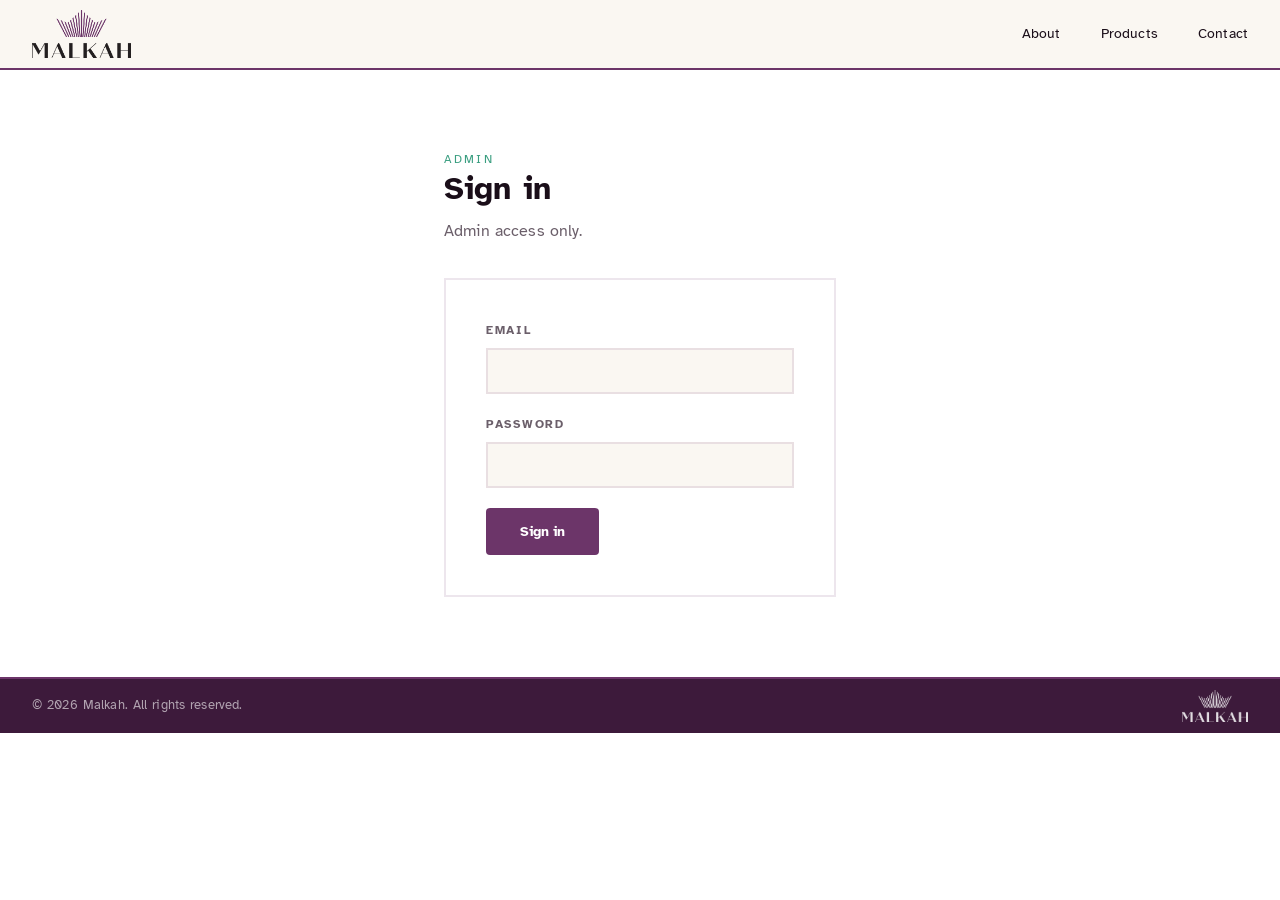
<file: admin/login.html>
<!DOCTYPE html>
<html lang="en">
<head>
  <meta charset="UTF-8" />
  <meta name="viewport" content="width=device-width, initial-scale=1.0" />
  <title>Admin Login — Malkah</title>
  <meta name="robots" content="noindex,nofollow" />

  <link rel="icon" type="image/x-icon" href="/img/favicon/favicon.ico" />
  <link rel="stylesheet" href="/styles/style.css" />
</head>
<body>

  <site-nav></site-nav>

  <main style="margin-top: 68px;">
    <section class="section">
      <div class="container" style="max-width: 440px;">
        <p class="label">Admin</p>
        <h1 style="font-size: 2rem; font-weight: 700; margin-bottom: 0.5rem;">Sign in</h1>
        <p style="color: var(--muted); margin-bottom: 2rem;">Admin access only.</p>

        <div class="contact-form-box">
          <form id="login-form">
            <div class="form-field">
              <label for="email">Email</label>
              <input type="email" id="email" required />
            </div>
            <div class="form-field">
              <label for="password">Password</label>
              <input type="password" id="password" required />
            </div>
            <p id="error-msg" style="color: #c0392b; font-size: 0.85rem; margin-bottom: 1rem; display: none;"></p>
            <button type="submit" class="btn btn-primary" id="submit-btn">Sign in</button>
          </form>
        </div>
      </div>
    </section>
  </main>

  <site-footer></site-footer>

  <script src="/js/main.js"></script>
  <script src="/js/supabase.js"></script>
  <script>
    if (isLoggedIn()) window.location.href = 'dashboard.html'

    document.getElementById('login-form').addEventListener('submit', async (e) => {
      e.preventDefault()
      const btn = document.getElementById('submit-btn')
      const errMsg = document.getElementById('error-msg')
      errMsg.style.display = 'none'
      btn.textContent = 'Signing in...'
      btn.disabled = true

      const result = await login(
        document.getElementById('email').value,
        document.getElementById('password').value
      )

      if (result.ok) {
        window.location.href = 'dashboard.html'
      } else {
        errMsg.textContent = result.error
        errMsg.style.display = 'block'
        btn.textContent = 'Sign in'
        btn.disabled = false
      }
    })
  </script>
</body>
</html>
</file>
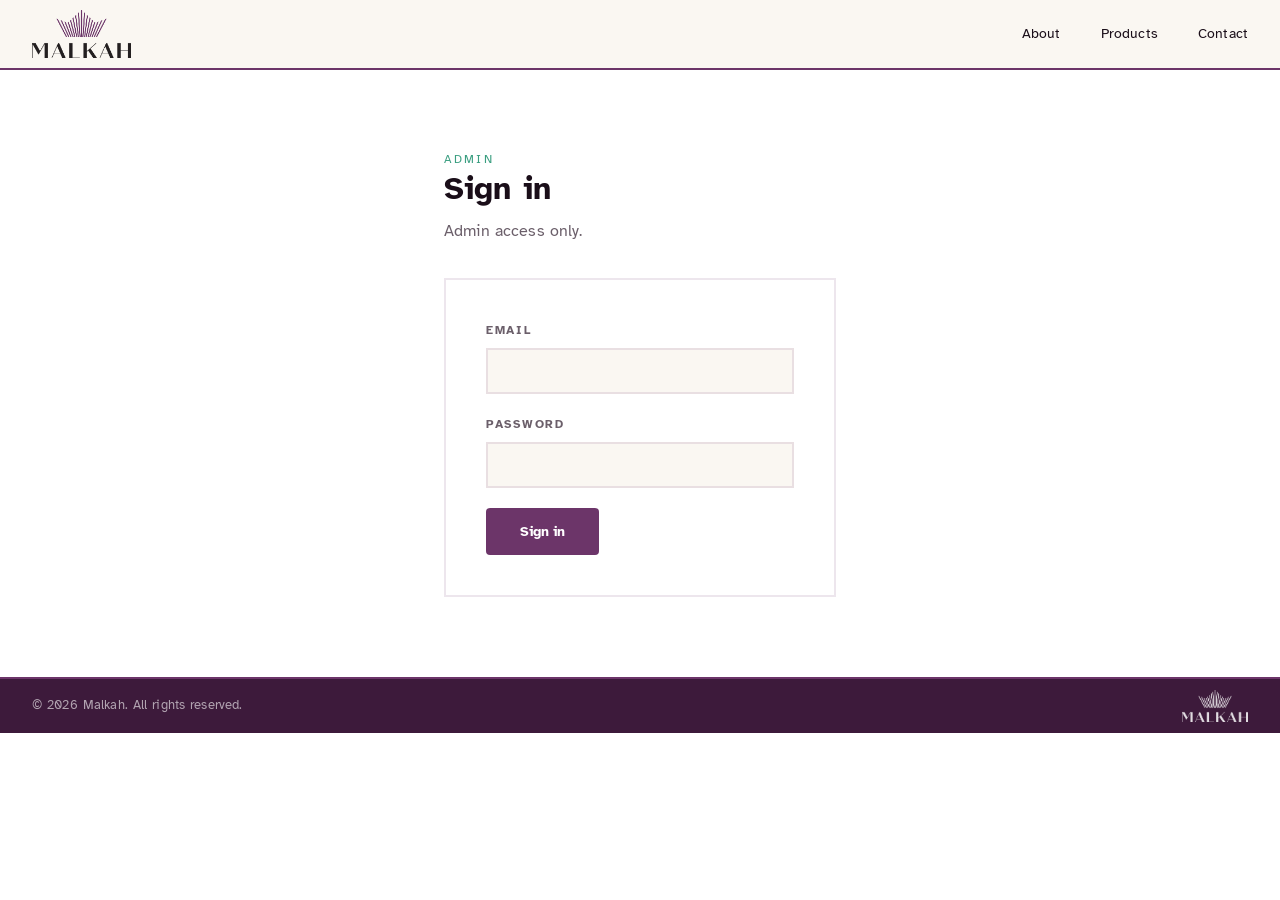
<file: admin/school.html>
<!DOCTYPE html>
<html lang="en">
<head>
  <meta charset="UTF-8" />
  <meta name="viewport" content="width=device-width, initial-scale=1.0" />
  <title>Manage School — Malkah Admin</title>
  <meta name="robots" content="noindex,nofollow" />

  <link rel="icon" type="image/x-icon" href="/img/favicon/favicon.ico" />
  <link rel="stylesheet" href="/styles/style.css" />
</head>
<body>

  <site-nav></site-nav>

  <main style="margin-top: 68px;">
    <admin-layout data-page="school"></admin-layout>
  </main>

  <site-footer></site-footer>

  <script src="/js/main.js"></script>
  <script src="/js/supabase.js"></script>
  <script src="/js/admin-layout.js"></script>
  <script>
    const schoolId = getQueryParam('id')
    let school = null

    customElements.whenDefined('admin-layout').then(() => {
      setTimeout(initSchool, 50)
    })

    async function initSchool() {
      const data = await dbSelect('schools', `select=*&id=eq.${schoolId}&limit=1`)
      school = data[0]
      if (!school) {
        document.querySelector('#admin-content').innerHTML = '<p>School not found.</p>'
        return
      }
      document.title = `${school.name} — Malkah Admin`

      const content = document.querySelector('#admin-content')
      content.innerHTML = `
        <div class="admin-section-header">
          <div>
            <p class="label">School</p>
            <h1 style="font-size: 2.2rem; font-weight: 700;">${school.name}</h1>
            <p style="color: var(--muted); margin-top: 0.5rem;">${school.description || ''}</p>
          </div>
          <button class="btn btn-primary" id="add-kit-btn">+ Add Kit</button>
        </div>

        <div id="kits-list" class="admin-list" style="margin-top: 2rem;"></div>
        <p id="empty-msg" style="color: var(--muted); display: none;">No kits yet.</p>
      `

      // Modal HTML
      const modalHtml = `
        <div class="modal" id="kit-modal">
          <div class="modal-box">
            <h2 id="modal-title">Add Kit</h2>
            <form id="kit-form">
              <input type="hidden" id="kit-id" />
              <div class="form-field">
                <label for="kit-name">Name</label>
                <input type="text" id="kit-name" required />
              </div>
              <div class="form-field">
                <label for="kit-slug">URL Slug (e.g. "first-grade-readiness")</label>
                <input type="text" id="kit-slug" required pattern="[a-z0-9-]+" />
              </div>
              <div class="form-field">
                <label for="kit-desc">Description</label>
                <textarea id="kit-desc" rows="3"></textarea>
              </div>
              <div class="form-field" id="kit-weeks-field">
                <label for="kit-weeks">Number of weeks</label>
                <input type="number" id="kit-weeks" min="1" max="52" value="10" />
                <p style="font-size: 0.8rem; color: var(--muted); margin-top: 0.25rem;">
                  Auto-creates empty weeks with 2 video slots each.
                </p>
              </div>
              <p id="kit-err" style="color: #c0392b; font-size: 0.85rem; margin-bottom: 1rem; display: none;"></p>
              <div class="modal-actions">
                <button type="button" class="btn btn-outline-dark" id="cancel-kit-btn">Cancel</button>
                <button type="submit" class="btn btn-primary">Save</button>
              </div>
            </form>
          </div>
        </div>
      `
      document.body.insertAdjacentHTML('beforeend', modalHtml)

      const modal = document.getElementById('kit-modal')
      const openModal = (kit = null) => {
        document.getElementById('modal-title').textContent = kit ? 'Edit Kit' : 'Add Kit'
        document.getElementById('kit-id').value = kit?.id || ''
        document.getElementById('kit-name').value = kit?.name || ''
        document.getElementById('kit-slug').value = kit?.slug || ''
        document.getElementById('kit-desc').value = kit?.description || ''
        document.getElementById('kit-weeks').value = '10'
        document.getElementById('kit-weeks-field').style.display = kit ? 'none' : 'flex'
        document.getElementById('kit-err').style.display = 'none'
        modal.classList.add('open')
      }
      const closeModal = () => modal.classList.remove('open')

      document.getElementById('add-kit-btn').addEventListener('click', () => openModal())
      document.getElementById('cancel-kit-btn').addEventListener('click', closeModal)
      modal.addEventListener('click', (e) => { if (e.target === modal) closeModal() })

      document.getElementById('kit-form').addEventListener('submit', async (e) => {
        e.preventDefault()
        const id = document.getElementById('kit-id').value
        const payload = {
          school_id: parseInt(schoolId),
          name: document.getElementById('kit-name').value,
          slug: document.getElementById('kit-slug').value,
          description: document.getElementById('kit-desc').value,
        }
        try {
          if (id) {
            await dbUpdate('kits', id, payload)
          } else {
            const created = await dbInsert('kits', payload)
            const kitId = created[0].id
            const numWeeks = parseInt(document.getElementById('kit-weeks').value) || 10
            for (let i = 1; i <= numWeeks; i++) {
              const w = await dbInsert('weeks', { kit_id: kitId, number: i, title: `Week ${i}` })
              const weekId = w[0].id
              await dbInsert('videos', { week_id: weekId, position: 1, title: `Week ${i} Video 1` })
              await dbInsert('videos', { week_id: weekId, position: 2, title: `Week ${i} Video 2` })
            }
          }
          closeModal()
          loadKits()
        } catch (err) {
          const errEl = document.getElementById('kit-err')
          errEl.textContent = String(err.message || err)
          errEl.style.display = 'block'
        }
      })

      async function loadKits() {
        const list = document.getElementById('kits-list')
        list.innerHTML = '<p style="color: var(--muted);">Loading...</p>'
        try {
          const kits = await getKitsBySchool(schoolId)
          if (kits.length === 0) {
            list.innerHTML = ''
            document.getElementById('empty-msg').style.display = 'block'
            return
          }
          document.getElementById('empty-msg').style.display = 'none'
          list.innerHTML = ''
          kits.forEach(kit => {
            const item = document.createElement('div')
            item.className = 'admin-card'
            item.innerHTML = `
              <div class="admin-card-info">
                <h3>${kit.name}</h3>
                <p>${kit.description || ''}</p>
                <span class="admin-card-slug">/${kit.slug}</span>
              </div>
              <div class="admin-card-actions">
                <a href="kit.html?id=${kit.id}" class="btn btn-primary">Manage Weeks</a>
                <button class="btn btn-outline-dark edit-btn">Edit</button>
                <button class="btn-icon delete-btn" title="Delete">×</button>
              </div>
            `
            item.querySelector('.edit-btn').addEventListener('click', () => openModal(kit))
            item.querySelector('.delete-btn').addEventListener('click', async () => {
              if (confirm(`Delete "${kit.name}" and ALL its weeks and videos?`)) {
                await dbDelete('kits', kit.id)
                loadKits()
              }
            })
            list.appendChild(item)
          })
        } catch (err) {
          list.innerHTML = `<p style="color: #c0392b;">${err.message}</p>`
        }
      }

      loadKits()
    }
  </script>
</body>
</html>
</file>
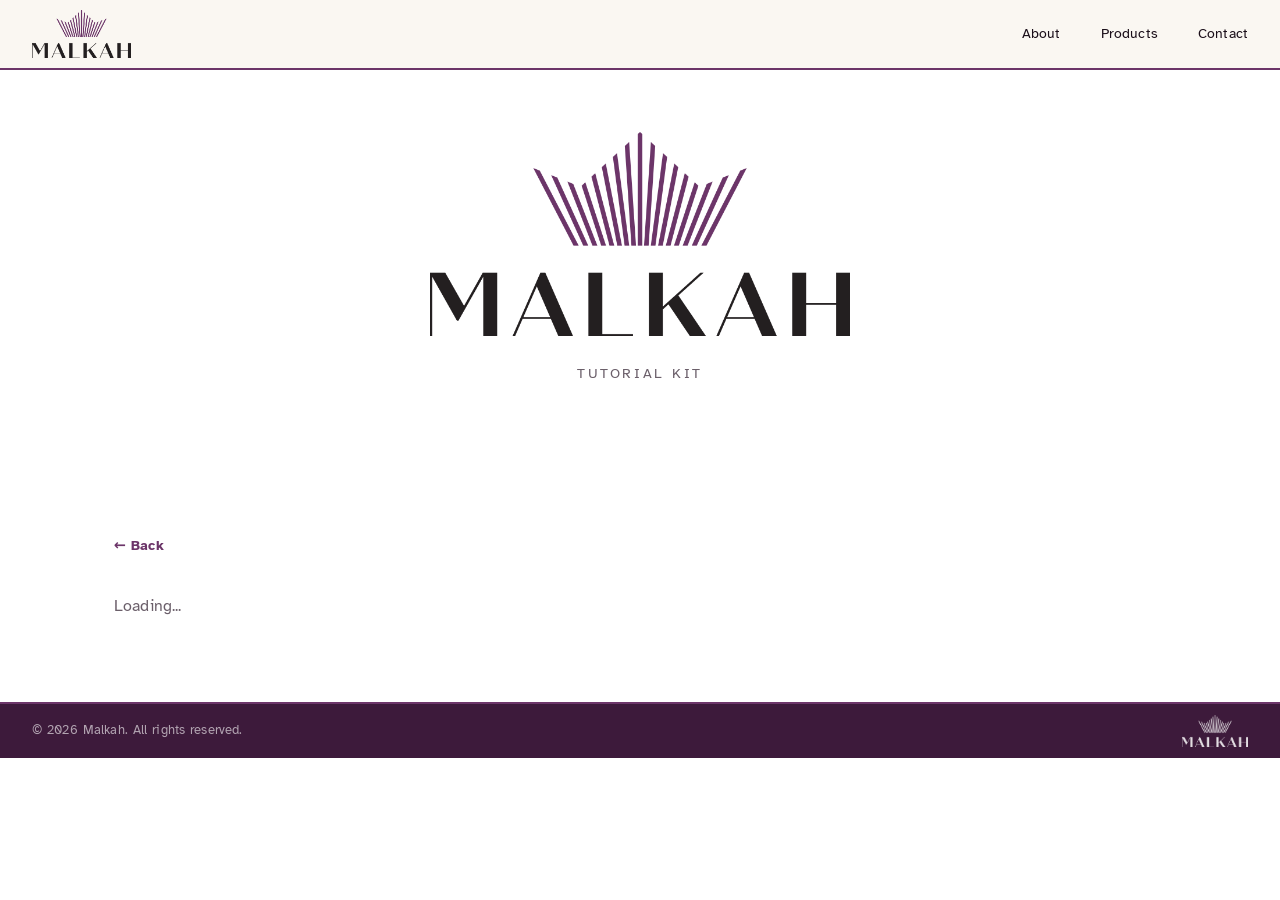
<file: students/kit.html>
<!DOCTYPE html>
<html lang="en">
<head>
  <meta charset="UTF-8" />
  <meta name="viewport" content="width=device-width, initial-scale=1.0" />
  <title>Tutorial Kit — Malkah</title>
  <meta name="description" content="Tutorial videos by week." />

  <link rel="icon" type="image/x-icon" href="/img/favicon/favicon.ico" />
  <link rel="stylesheet" href="/styles/style.css" />
</head>
<body>

  <site-nav></site-nav>

  <main style="margin-top: 68px;">
    <section class="hero-logo-section">
      <div class="container hero-inner">
        <img src="/img/logo.png" alt="Malkah" class="hero-logo fade-up" />
        <p class="hero-tagline fade-up delay-1" id="page-tagline">Tutorial Kit</p>
      </div>
    </section>

    <section class="section">
      <div class="container">
        <p style="margin-bottom: 1rem;">
          <a href="#" class="back-link" id="back-link">← Back</a>
        </p>
        <p class="label" id="school-label"></p>
        <h2 class="pillars-heading" id="kit-name"></h2>
        <p style="color: var(--muted); margin-bottom: 2rem;" id="kit-desc"></p>

        <div class="week-grid" id="week-list">
          <p style="color: var(--muted);">Loading...</p>
        </div>

        <div id="error-msg" style="display: none; color: var(--muted);">
          <p>Kit not found.</p>
        </div>
      </div>
    </section>
  </main>

  <site-footer></site-footer>

  <script src="/js/main.js"></script>
  <script src="/js/supabase.js"></script>
  <script>
    (async () => {
      const schoolSlug = getQueryParam('school')
      const kitSlug = getQueryParam('kit')
      const school = await getSchoolBySlug(schoolSlug)
      if (!school) { document.getElementById('error-msg').style.display = 'block'; return }
      const kit = await getKitBySlug(school.id, kitSlug)
      if (!kit) { document.getElementById('error-msg').style.display = 'block'; return }

      document.getElementById('back-link').href = `school.html?school=${schoolSlug}`
      document.getElementById('page-tagline').textContent = kit.name
      document.getElementById('school-label').textContent = school.name
      document.getElementById('kit-name').textContent = kit.name
      document.getElementById('kit-desc').textContent = kit.description || ''
      document.title = `${kit.name} — ${school.name} — Malkah`

      const list = document.getElementById('week-list')
      const weeks = await getWeeksByKit(kit.id)

      // Get videos for each week to determine if any have content
      list.innerHTML = ''
      for (const week of weeks) {
        const videos = await getVideosByWeek(week.id)
        const hasVideos = videos.some(v => v.vimeo_id)
        const card = document.createElement('a')
        card.href = `week.html?school=${schoolSlug}&kit=${kitSlug}&week=${week.number}`
        card.className = 'week-card' + (hasVideos ? '' : ' inactive')
        card.innerHTML = `
          <div class="week-number">${week.number}</div>
          <div class="week-info">
            <h3>${week.title}</h3>
            <p>${videos.length} ${videos.length === 1 ? 'video' : 'videos'}${!hasVideos ? ' · Coming soon' : ''}</p>
          </div>
          <div class="week-arrow">→</div>
        `
        list.appendChild(card)
      }
    })()
  </script>
</body>
</html>
</file>
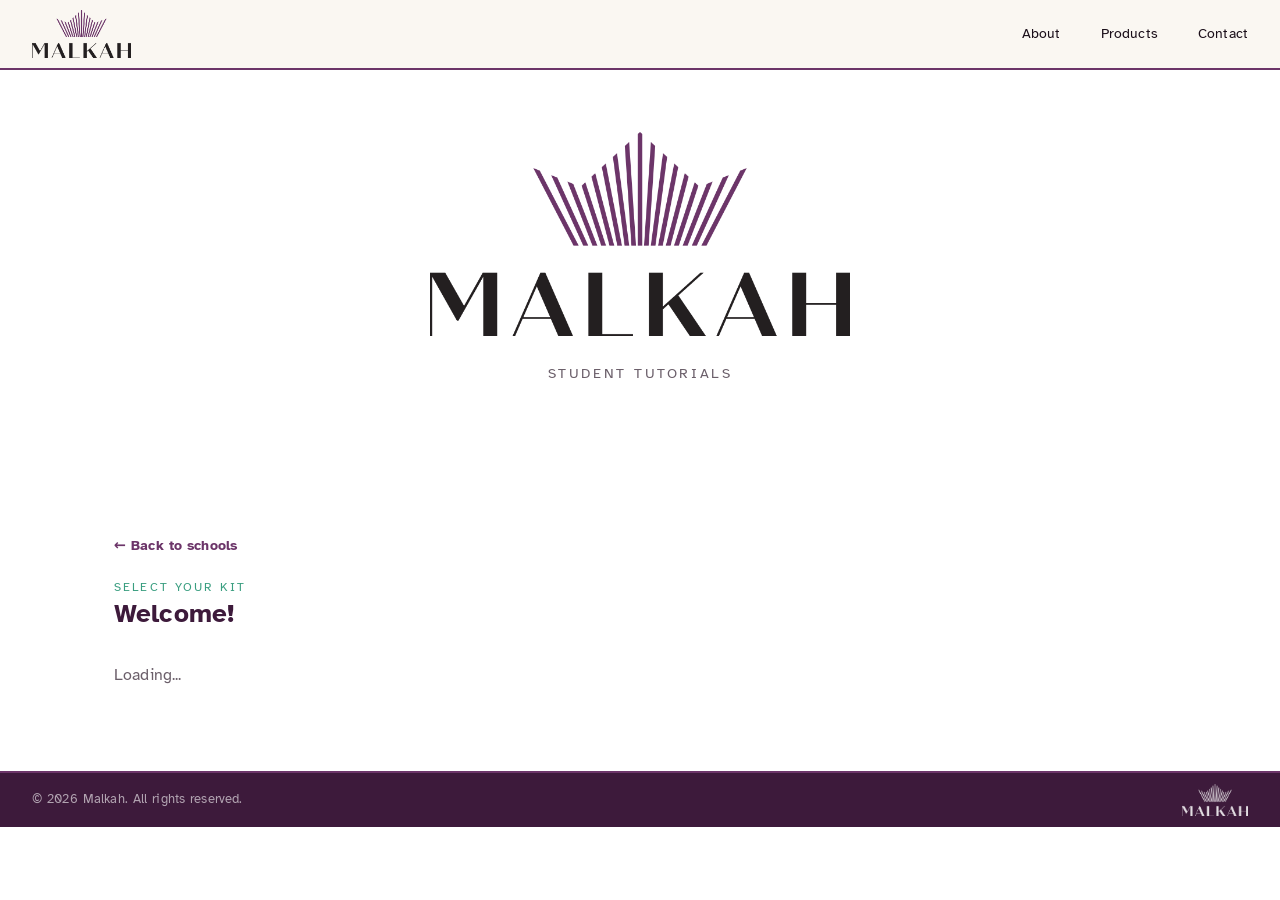
<file: students/school.html>
<!DOCTYPE html>
<html lang="en">
<head>
  <meta charset="UTF-8" />
  <meta name="viewport" content="width=device-width, initial-scale=1.0" />
  <title>School Tutorials — Malkah</title>
  <meta name="description" content="Choose a tutorial kit." />

  <link rel="icon" type="image/x-icon" href="/img/favicon/favicon.ico" />
  <link rel="stylesheet" href="/styles/style.css" />
</head>
<body>

  <site-nav></site-nav>

  <main style="margin-top: 68px;">
    <section class="hero-logo-section">
      <div class="container hero-inner">
        <img src="/img/logo.png" alt="Malkah" class="hero-logo fade-up" />
        <p class="hero-tagline fade-up delay-1" id="page-tagline">Student Tutorials</p>
      </div>
    </section>

    <section class="section">
      <div class="container">
        <p style="margin-bottom: 1rem;">
          <a href="index.html" class="back-link">← Back to schools</a>
        </p>
        <p class="label">Select Your Kit</p>
        <h2 class="pillars-heading" id="school-name">Welcome!</h2>
        <p style="color: var(--muted); margin-bottom: 2rem;" id="school-desc"></p>

        <div class="student-cards" id="kit-list">
          <p style="color: var(--muted);">Loading...</p>
        </div>

        <div id="error-msg" style="display: none; color: var(--muted);">
          <p>School not found. <a href="index.html" style="color: var(--plum);">Choose a school</a>.</p>
        </div>
      </div>
    </section>
  </main>

  <site-footer></site-footer>

  <script src="/js/main.js"></script>
  <script src="/js/supabase.js"></script>
  <script>
    (async () => {
      const schoolSlug = getQueryParam('school')
      const school = await getSchoolBySlug(schoolSlug)

      if (!school) {
        document.getElementById('school-name').style.display = 'none'
        document.getElementById('kit-list').style.display = 'none'
        document.getElementById('error-msg').style.display = 'block'
        return
      }

      document.getElementById('page-tagline').textContent = school.name
      document.getElementById('school-name').textContent = school.name
      document.getElementById('school-desc').textContent = school.description || ''
      document.title = `${school.name} — Malkah`

      const list = document.getElementById('kit-list')
      const kits = await getKitsBySchool(school.id)
      if (kits.length === 0) {
        list.innerHTML = '<p style="color: var(--muted);">No kits available yet.</p>'
        return
      }
      list.innerHTML = ''
      kits.forEach(kit => {
        const card = document.createElement('a')
        card.href = `kit.html?school=${schoolSlug}&kit=${kit.slug}`
        card.className = 'student-card'
        card.innerHTML = `
          <div class="student-card-icon">
            <svg width="48" height="48" viewBox="0 0 48 48" fill="none" stroke="currentColor" stroke-width="2" stroke-linecap="round" stroke-linejoin="round">
              <path d="M8 12a3 3 0 0 1 3-3h26a3 3 0 0 1 3 3v22a3 3 0 0 1-3 3H11a3 3 0 0 1-3-3z"/>
              <path d="M8 12v22"/>
              <path d="M14 17h18"/>
              <path d="M14 23h18"/>
              <path d="M14 29h12"/>
            </svg>
          </div>
          <h3>${kit.name}</h3>
          <p>${kit.description || ''}</p>
        `
        list.appendChild(card)
      })
    })()
  </script>
</body>
</html>
</file>
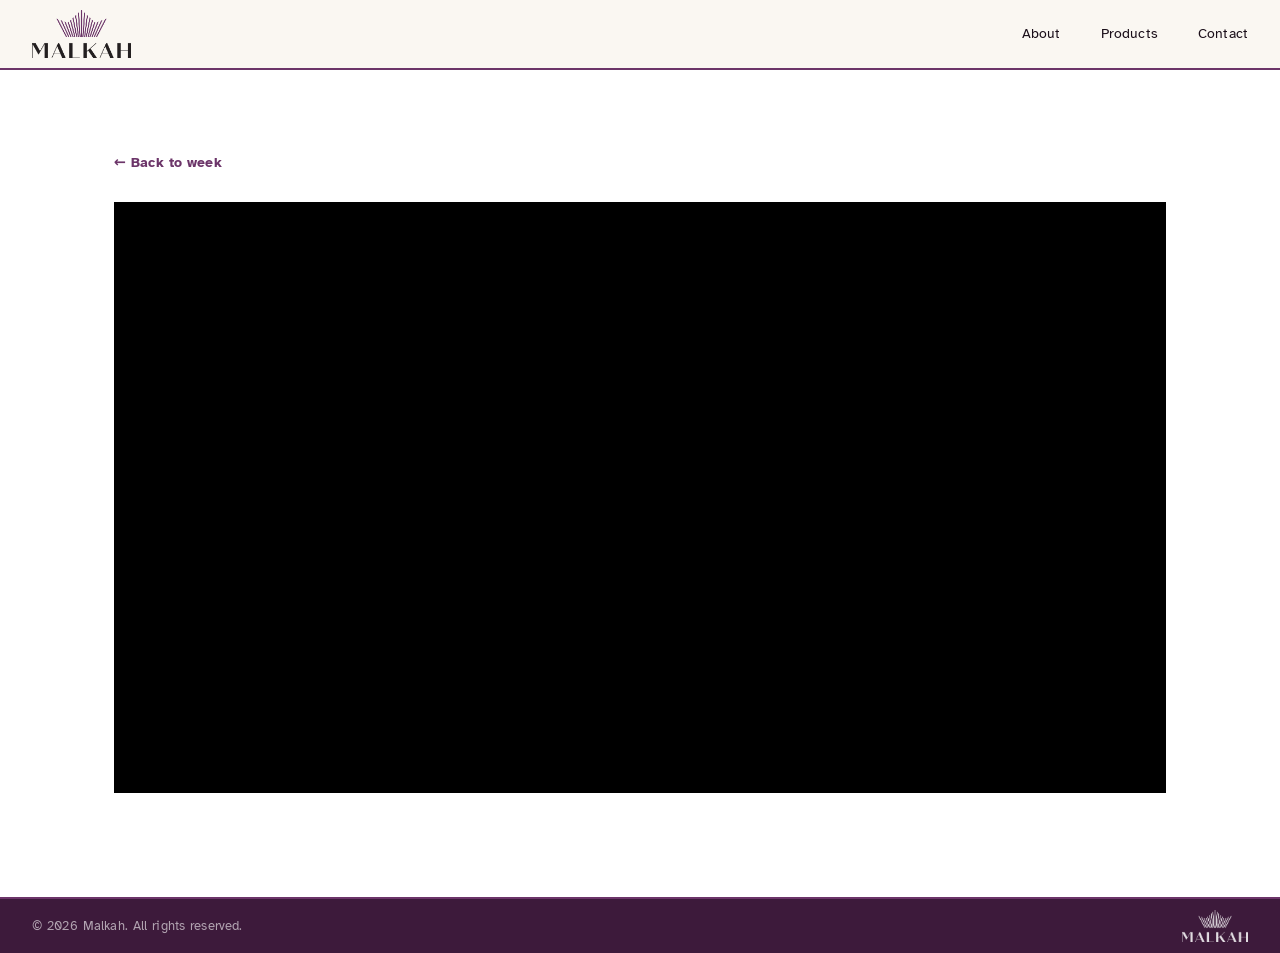
<file: students/video.html>
<!DOCTYPE html>
<html lang="en">
<head>
  <meta charset="UTF-8" />
  <meta name="viewport" content="width=device-width, initial-scale=1.0" />
  <title>Video — Malkah</title>

  <link rel="icon" type="image/x-icon" href="/img/favicon/favicon.ico" />
  <link rel="stylesheet" href="/styles/style.css" />
</head>
<body>

  <site-nav></site-nav>

  <main style="margin-top: 68px;">
    <section class="section">
      <div class="container">
        <p style="margin-bottom: 1rem;">
          <a href="#" class="back-link" id="back-link">← Back to week</a>
        </p>
        <p class="label" id="week-label"></p>
        <h1 id="video-title" style="font-size: clamp(2rem, 4vw, 3rem); font-weight: 700; margin-bottom: 1.5rem;"></h1>

        <div class="video-embed" id="video-frame"></div>
        <p id="video-description" style="color: var(--muted); margin-top: 1.5rem; max-width: 68ch;"></p>

        <div id="error-msg" style="display: none; color: var(--muted);">
          <p>Video not found.</p>
        </div>
      </div>
    </section>
  </main>

  <site-footer></site-footer>

  <script src="/js/main.js"></script>
  <script src="/js/supabase.js"></script>
  <script>
    (async () => {
      const schoolSlug = getQueryParam('school')
      const kitSlug = getQueryParam('kit')
      const weekNum = getQueryParam('week')
      const videoPos = getQueryParam('v')

      const school = await getSchoolBySlug(schoolSlug)
      if (!school) { document.getElementById('error-msg').style.display = 'block'; return }
      const kit = await getKitBySlug(school.id, kitSlug)
      if (!kit) { document.getElementById('error-msg').style.display = 'block'; return }
      const week = await getWeekByNumber(kit.id, weekNum)
      if (!week) { document.getElementById('error-msg').style.display = 'block'; return }
      const video = await getVideoByPosition(week.id, videoPos)

      document.getElementById('back-link').href = `week.html?school=${schoolSlug}&kit=${kitSlug}&week=${weekNum}`

      if (!video || !video.vimeo_id) {
        document.getElementById('video-title').style.display = 'none'
        document.getElementById('video-frame').style.display = 'none'
        document.getElementById('error-msg').style.display = 'block'
        return
      }

      document.getElementById('week-label').textContent = `${school.name} · ${kit.name} · ${week.title}`
      document.getElementById('video-title').textContent = video.title
      document.getElementById('video-description').textContent = video.description || ''
      document.title = `${video.title} — Malkah`

      document.getElementById('video-frame').innerHTML = `
        <iframe src="https://player.vimeo.com/video/${video.vimeo_id}?title=0&byline=0&portrait=0"
                frameborder="0" allow="autoplay; fullscreen; picture-in-picture" allowfullscreen></iframe>
      `
    })()
  </script>
</body>
</html>
</file>
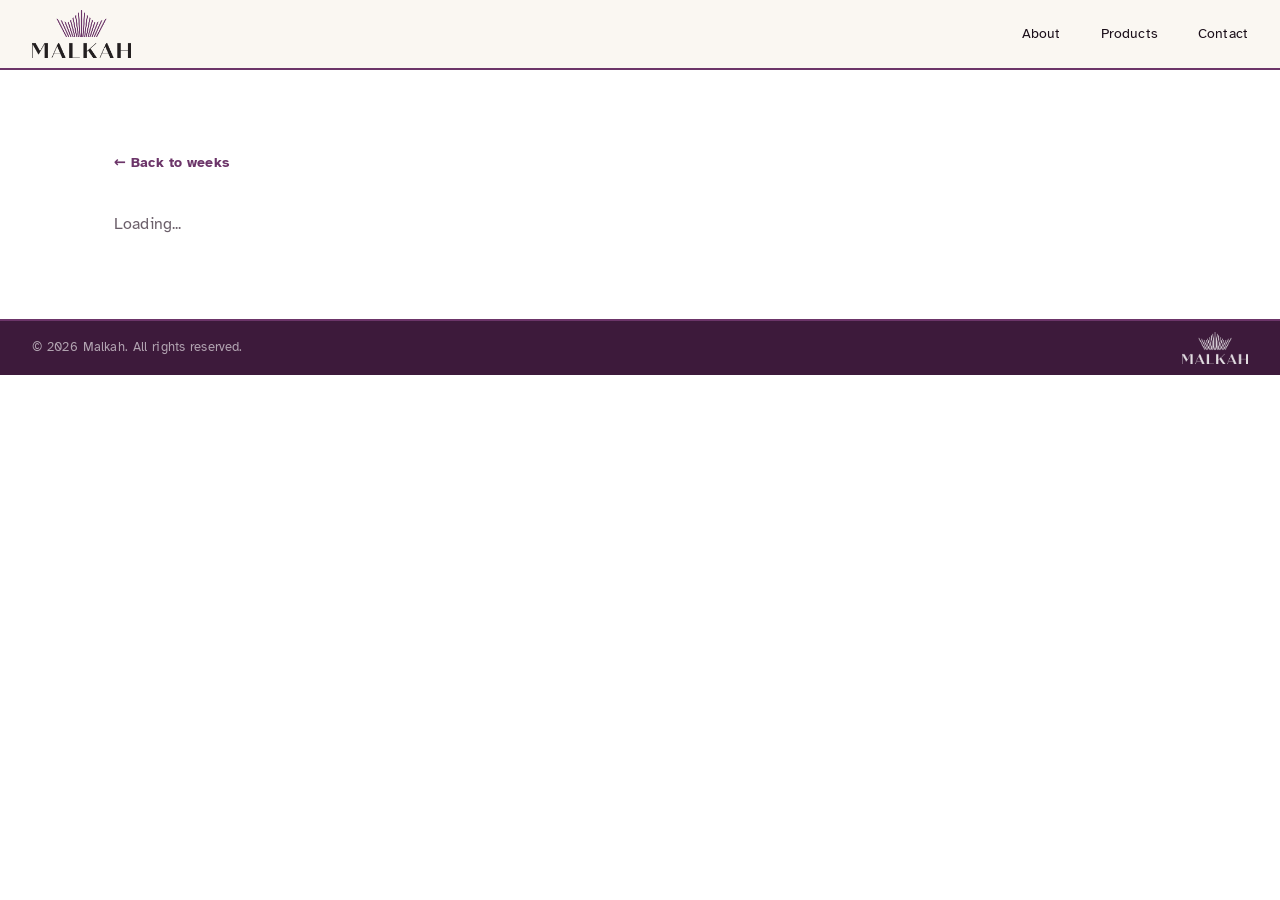
<file: students/week.html>
<!DOCTYPE html>
<html lang="en">
<head>
  <meta charset="UTF-8" />
  <meta name="viewport" content="width=device-width, initial-scale=1.0" />
  <title>Week — Malkah</title>

  <link rel="icon" type="image/x-icon" href="/img/favicon/favicon.ico" />
  <link rel="stylesheet" href="/styles/style.css" />
</head>
<body>

  <site-nav></site-nav>

  <main style="margin-top: 68px;">
    <section class="section">
      <div class="container">
        <p style="margin-bottom: 1rem;">
          <a href="#" class="back-link" id="back-link">← Back to weeks</a>
        </p>
        <p class="label" id="kit-label"></p>
        <h1 id="week-title" style="font-size: clamp(2rem, 4vw, 3rem); font-weight: 700; margin-bottom: 1rem;"></h1>

        <div class="video-grid" id="video-list">
          <p style="color: var(--muted);">Loading...</p>
        </div>

        <div id="error-msg" style="display: none; color: var(--muted);">
          <p>Week not found.</p>
        </div>
      </div>
    </section>
  </main>

  <site-footer></site-footer>

  <script src="/js/main.js"></script>
  <script src="/js/supabase.js"></script>
  <script>
    (async () => {
      const schoolSlug = getQueryParam('school')
      const kitSlug = getQueryParam('kit')
      const weekNum = getQueryParam('week')

      const school = await getSchoolBySlug(schoolSlug)
      if (!school) { document.getElementById('error-msg').style.display = 'block'; return }
      const kit = await getKitBySlug(school.id, kitSlug)
      if (!kit) { document.getElementById('error-msg').style.display = 'block'; return }
      const week = await getWeekByNumber(kit.id, weekNum)
      if (!week) { document.getElementById('error-msg').style.display = 'block'; return }

      document.getElementById('back-link').href = `kit.html?school=${schoolSlug}&kit=${kitSlug}`
      document.getElementById('kit-label').textContent = `${school.name} · ${kit.name}`
      document.getElementById('week-title').textContent = week.title
      document.title = `${week.title} — ${kit.name} — Malkah`

      const videos = await getVideosByWeek(week.id)
      const list = document.getElementById('video-list')
      list.innerHTML = ''
      videos.forEach((video) => {
        const card = document.createElement('div')
        card.className = 'video-card'
        if (video.vimeo_id) {
          card.innerHTML = `
            <div class="video-embed">
              <iframe src="https://player.vimeo.com/video/${video.vimeo_id}?title=0&byline=0&portrait=0"
                      frameborder="0" allow="autoplay; fullscreen; picture-in-picture" allowfullscreen></iframe>
            </div>
            <div class="video-info">
              <h3>${video.title}</h3>
              <p>${video.description || ''}</p>
              <a href="video.html?school=${schoolSlug}&kit=${kitSlug}&week=${weekNum}&v=${video.position}"
                 class="btn btn-primary" style="margin-top: 0.75rem;">Open Video</a>
            </div>
          `
        } else {
          card.innerHTML = `
            <div class="video-placeholder">
              <span>Coming soon</span>
            </div>
            <div class="video-info">
              <h3>${video.title}</h3>
              <p>${video.description || ''}</p>
            </div>
          `
        }
        list.appendChild(card)
      })
    })()
  </script>
</body>
</html>
</file>
<file: styles/style.css>
/* ============================================================
   MALKAH — style.css
   Brand: Crown Purple #6C3569 | Teal #5BC4A0 | Parchment #FAF7F2
   Dyslexia-friendly: Atkinson Hyperlegible, generous spacing, no italics
   ============================================================ */

@import url('https://fonts.googleapis.com/css2?family=Atkinson+Hyperlegible:ital,wght@0,400;0,700;1,400;1,700&display=swap');

/* ── CSS Variables ─────────────────────────────────────────── */
:root {
  --plum:        #6C3569;
  --plum-dark:   #3D1A3B;
  --plum-light:  #F2E6F1;
  --teal:        #5BC4A0;
  --teal-dark:   #3A9E80;
  --parchment:   #FAF7F2;
  --ink:         #1A0E19;
  --muted:       #6B5F6A;
  --white:       #FFFFFF;
  --border:      rgba(108, 53, 105, 0.12);
  --font-display: 'Atkinson Hyperlegible', system-ui, sans-serif;
  --font-body:    'Atkinson Hyperlegible', system-ui, sans-serif;
  --max-width: 1100px;
  --radius:    4px;
}

/* ── Reset ─────────────────────────────────────────────────── */
*, *::before, *::after { box-sizing: border-box; margin: 0; padding: 0; }
html { scroll-behavior: smooth; }

body {
  font-family: var(--font-body);
  background: #ffffff;
  color: var(--ink);
  line-height: 1.85;
  letter-spacing: 0.01em;
  word-spacing: 0.05em;
}

em, i { font-style: normal; font-weight: 600; }

h1, h2, h3, h4, h5, h6 {
  font-family: var(--font-display);
  line-height: 1.2;
  font-style: normal;
  color: var(--ink);
}

p { max-width: 68ch; }
a { color: inherit; text-decoration: none; }
img { max-width: 100%; display: block; }

/* ── Layout Utilities ──────────────────────────────────────── */
.container {
  max-width: var(--max-width);
  margin: 0 auto;
  padding: 0 1.5rem;
}

.section { padding: 5rem 0; }

.teal-rule {
  width: 4rem;
  height: 3px;
  background: var(--teal);
  margin: 1.5rem 0;
  border: none;
}

.label {
  font-family: var(--font-body);
  font-size: 0.75rem;
  letter-spacing: 0.18em;
  text-transform: uppercase;
  color: var(--teal-dark);
  font-weight: 500;
}

.pillars-heading {
  font-family: var(--font-display) !important;
  font-size: clamp(1.3rem, 2vw, 1.6rem) !important;
  font-weight: 600 !important;
  color: var(--plum-dark) !important;
  margin-bottom: 0 !important;
}

.serve-heading {
  font-family: var(--font-display);
  font-size: clamp(1.3rem, 2vw, 1.6rem);
  font-weight: 600;
  color: var(--plum-dark);
  margin-bottom: 0;
}

/* ── Buttons ───────────────────────────────────────────────── */
.btn {
  display: inline-block;
  font-family: var(--font-body);
  font-weight: 600;
  font-size: 0.9rem;
  padding: 0.8rem 2rem;
  border-radius: var(--radius);
  cursor: pointer;
  transition: all 0.2s ease;
  border: 2px solid transparent;
  text-align: center;
}

.btn-primary { background: var(--plum); color: var(--white); }
.btn-primary:hover { background: var(--plum-dark); }

.btn-teal { background: var(--teal); color: var(--ink); }
.btn-teal:hover { background: var(--teal-dark); color: var(--white); }

.btn-outline { background: transparent; border-color: var(--white); color: var(--white); }
.btn-outline:hover { background: var(--white); color: var(--plum); }

.btn-outline-plum { background: transparent; border: 2px solid var(--white); color: var(--white); }
.btn-outline-plum:hover { background: var(--white); color: var(--plum); }

/* ── Header / Nav ──────────────────────────────────────────── */
site-nav { display: block; width: 100%; }

.site-header {
  position: fixed;
  top: 0; left: 0; right: 0;
  z-index: 100;
  background: var(--parchment);
  border-bottom: 2px solid var(--plum);
}

.nav-inner {
  display: flex;
  align-items: center;
  justify-content: space-between;
  height: 68px;
  width: 100%;
  padding: 0 2rem;
}

.nav-logo { display: flex; align-items: center; text-decoration: none; flex-shrink: 0; }
.nav-logo img { height: 48px; width: auto; }

.nav-links {
  display: flex;
  align-items: center;
  gap: 2.5rem;
  list-style: none;
  padding: 0;
  margin: 0;
}

.nav-links a {
  font-family: var(--font-body);
  font-size: 0.9rem;
  color: var(--ink);
  transition: color 0.15s;
}

.nav-links a:hover,
.nav-links a.active {
  color: var(--plum);
  font-weight: 600;
}

.nav-hamburger {
  display: none;
  flex-direction: column;
  gap: 5px;
  background: none;
  border: none;
  cursor: pointer;
  padding: 4px;
}

.nav-hamburger span {
  display: block;
  width: 24px;
  height: 2px;
  background: var(--ink);
  border-radius: 2px;
}

.nav-mobile {
  display: none;
  position: fixed;
  top: 68px; left: 0; right: 0;
  background: var(--plum-dark);
  padding: 1.5rem;
  z-index: 99;
  border-top: 1px solid rgba(255,255,255,0.1);
}

.nav-mobile.open { display: flex; flex-direction: column; gap: 1.25rem; }
.nav-mobile a { font-family: var(--font-body); font-size: 1rem; color: rgba(255,255,255,0.75); }
.nav-mobile a:hover { color: var(--teal); }

/* ── Hero Logo Section (white) ─────────────────────────────── */
.hero-logo-section {
  background: #ffffff;
  padding: 4rem 0;
  margin-top: 68px;
}

.hero-inner {
  display: flex;
  flex-direction: column;
  align-items: center;
  text-align: center;
}

.hero-logo {
  width: 420px;
  height: auto;
  margin-bottom: 1rem;
}

.hero-tagline {
  font-family: var(--font-body);
  font-size: 0.9rem;
  letter-spacing: 0.18em;
  text-transform: uppercase;
  color: var(--muted);
  margin-top: 0.5rem;
  margin-bottom: 0;
}

/* ── Hero Content Section (dark purple) ───────────────────── */
.hero {
  background: var(--plum-dark);
  padding: 5rem 0;
  margin-top: 0;
}

.hero .container { max-width: 720px; }

.hero h1 {
  font-size: clamp(2.5rem, 5.5vw, 4.5rem);
  font-weight: 700;
  color: var(--white);
  line-height: 1.15;
  margin-bottom: 0.5rem;
  text-align: left;
}

.hero h1 .accent { color: var(--teal); }

.hero p {
  color: rgba(255,255,255,0.75);
  font-size: 1.1rem;
  margin-top: 1rem;
  text-align: left;
}

.hero-btns {
  display: flex;
  gap: 1rem;
  margin-top: 2.5rem;
  flex-wrap: wrap;
  justify-content: flex-start;
}

.hero .teal-rule {
  margin-left: 0;
  margin-right: auto;
}

/* ── Mission ───────────────────────────────────────────────── */
.mission { background: var(--parchment); }

.mission h2 {
  font-size: clamp(1.8rem, 3.5vw, 2.8rem);
  font-weight: 700;
  max-width: 36ch;
}

.mission h2 .accent { color: var(--teal-dark); }
.mission p { color: var(--muted); font-size: 1.05rem; }

/* ── Pillars ───────────────────────────────────────────────── */
.pillars {
  background: var(--plum-light);
  border-top: 1px solid var(--border);
  border-bottom: 1px solid var(--border);
}

.pillars .label,
.serve-section .label {
  font-size: 1rem;
  letter-spacing: 0.15em;
  font-weight: 700;
  color: var(--teal-dark);
  display: block;
  margin-bottom: 0.5rem;
}

.pillars-grid {
  display: grid;
  grid-template-columns: repeat(auto-fit, minmax(240px, 1fr));
  gap: 2.5rem;
  margin-top: 3rem;
}

.pillar {
  display: flex;
  flex-direction: column;
}

.pillar-header {
  display: flex;
  align-items: center;
  gap: 0.85rem;
  margin-bottom: 0.75rem;
  min-height: 36px;
}

.pillar-icon {
  color: var(--plum);
  flex-shrink: 0;
  display: flex;
  align-items: center;
}

.pillar-icon svg {
  display: block;
  width: 36px;
  height: 36px;
}

.pillar h3 {
  margin: 0;
  font-size: 1.2rem;
  font-weight: 700;
  line-height: 1.2;
  display: flex;
  align-items: center;
}

.pillar p {
  color: var(--muted);
  font-size: 0.95rem;
}

/* ── Who We Serve ──────────────────────────────────────────── */
.serve-grid {
  display: grid;
  grid-template-columns: repeat(auto-fit, minmax(240px, 1fr));
  gap: 1.5rem;
  margin-top: 3rem;
}

.serve-card {
  background: var(--white);
  border: 2px solid var(--border);
  padding: 2rem;
}

.serve-card h3 { font-size: 1.1rem; font-weight: 700; color: var(--plum); margin-bottom: 0.5rem; }
.serve-card p { color: var(--muted); font-size: 0.95rem; }

/* ── CTA Banner ────────────────────────────────────────────── */
.cta-banner { background: var(--plum-dark); text-align: center; padding: 5rem 0; }

.cta-banner h2 {
  color: var(--white);
  font-size: clamp(1.6rem, 3vw, 2.4rem);
  font-weight: 700;
  max-width: 30ch;
  margin: 0 auto 1rem;
}

.cta-banner p { color: rgba(255,255,255,0.7); max-width: 48ch; margin: 0 auto 2rem; }

/* ── Products Page ─────────────────────────────────────────── */
.coming-soon { text-align: center; padding: 8rem 0 5rem; }
.coming-soon h1 { font-size: clamp(2.2rem, 5vw, 4rem); font-weight: 700; margin-bottom: 0.5rem; }
.coming-soon p { color: var(--muted); font-size: 1.1rem; max-width: 48ch; margin: 0 auto; }

.notify-form {
  display: flex;
  gap: 0.75rem;
  max-width: 440px;
  margin: 2.5rem auto 0;
  flex-wrap: wrap;
}

.notify-form input {
  flex: 1;
  min-width: 200px;
  border: 2px solid var(--border);
  background: var(--white);
  padding: 0.8rem 1rem;
  font-family: var(--font-body);
  font-size: 0.9rem;
  color: var(--ink);
  outline: none;
  transition: border-color 0.2s;
}

.notify-form input:focus { border-color: var(--plum); }

.product-cards {
  display: grid;
  grid-template-columns: repeat(auto-fit, minmax(220px, 1fr));
  gap: 1.5rem;
  margin-top: 4rem;
}

.product-card {
  border: 2px solid var(--border);
  background: rgba(242, 230, 241, 0.4);
  padding: 2.5rem 2rem;
  text-align: center;
  opacity: 0.7;
}

.product-card-icon {
  width: 48px;
  height: 48px;
  border-radius: 50%;
  border: 2px solid rgba(108,53,105,0.3);
  display: flex;
  align-items: center;
  justify-content: center;
  margin: 0 auto 1rem;
  font-size: 1.25rem;
  color: var(--plum);
}

.product-card h3 { font-size: 1.1rem; font-weight: 700; color: var(--plum); margin-bottom: 0.4rem; }
.product-card span { font-size: 0.7rem; letter-spacing: 0.18em; text-transform: uppercase; color: var(--muted); }

/* ── Contact Page ──────────────────────────────────────────── */
.contact-grid {
  display: grid;
  grid-template-columns: 1fr 1fr;
  gap: 4rem;
  align-items: start;
}

@media (max-width: 768px) {
  .contact-grid { grid-template-columns: 1fr; gap: 2.5rem; }
}

.contact-info h1 { font-size: clamp(2rem, 4vw, 3rem); font-weight: 700; margin-bottom: 0.5rem; }
.contact-info p { color: var(--muted); font-size: .95rem; }

.contact-details { margin-top: 2.5rem; display: flex; flex-direction: column; gap: 1.25rem; }
.contact-detail h4 { font-size: 0.9rem; font-weight: 700; color: var(--plum); margin-bottom: 0.2rem; }
.contact-detail p { color: var(--muted); font-size: 0.9rem; margin: 0; }

.contact-form-box { background: var(--white); border: 2px solid var(--border); padding: 2.5rem; }

.form-field { display: flex; flex-direction: column; gap: 0.4rem; margin-bottom: 1.25rem; }
.form-field label {
  font-size: 0.72rem;
  letter-spacing: 0.15em;
  text-transform: uppercase;
  color: var(--muted);
  font-weight: 600;
}

.form-field input,
.form-field select,
.form-field textarea {
  border: 2px solid var(--border);
  background: var(--parchment);
  padding: 0.75rem 1rem;
  font-family: var(--font-body);
  font-size: 0.9rem;
  color: var(--ink);
  outline: none;
  transition: border-color 0.2s;
  width: 100%;
}

.form-field input:focus,
.form-field select:focus,
.form-field textarea:focus { border-color: var(--plum); background: var(--white); }
.form-field textarea { resize: vertical; min-height: 120px; }

.form-success { text-align: center; padding: 3rem 1rem; display: none; }
.form-success h3 { font-size: 1.5rem; font-weight: 700; margin: 1rem 0 0.5rem; }
.form-success p { color: var(--muted); }

/* ── Footer ────────────────────────────────────────────────── */
site-footer { display: block; }

.site-footer {
  background: var(--plum-dark);
  color: rgba(255,255,255,0.65);
  border-top: 2px solid var(--plum);
  height: 56px;
  display: flex;
  align-items: center;
  margin-top: 0;
}

.footer-inner {
  display: flex;
  align-items: center;
  justify-content: space-between;
  width: 100%;
  padding: 0 2rem;
  gap: 1.5rem;
}

.footer-logo {
  display: flex;
  align-items: center;
  height: 100%;
  flex-shrink: 0;
}

.footer-logo img {
  height: 32px;
  width: auto;
  max-height: 32px;
  filter: brightness(0) invert(1);
  opacity: 0.85;
  transition: opacity 0.15s;
}

.footer-logo:hover img { opacity: 1; }
.footer-copy { font-size: 0.8rem; color: rgba(255,255,255,0.6); margin: 0; }

/* ── Animations ────────────────────────────────────────────── */
@keyframes fadeUp {
  from { opacity: 0; transform: translateY(20px); }
  to   { opacity: 1; transform: translateY(0); }
}

.fade-up { animation: fadeUp 0.6s ease forwards; }
.delay-1 { animation-delay: 0.1s; opacity: 0; animation-fill-mode: forwards; }
.delay-2 { animation-delay: 0.22s; opacity: 0; animation-fill-mode: forwards; }
.delay-3 { animation-delay: 0.36s; opacity: 0; animation-fill-mode: forwards; }
.delay-4 { animation-delay: 0.5s; opacity: 0; animation-fill-mode: forwards; }

/* ── Responsive ────────────────────────────────────────────── */
@media (max-width: 768px) {
  .nav-links { display: none; }
  .nav-hamburger { display: flex; }
  .section { padding: 3.5rem 0; }
  .hero { padding: 4rem 0 3.5rem; }
  .hero-logo { width: 280px; }
}


/* ============================================================
   STUDENT TUTORIAL PAGES & QR ADMIN
   ============================================================ */

/* ── Shared link styles ─────────────────────────────────────── */
.back-link {
  color: var(--plum);
  font-size: 0.9rem;
  font-weight: 600;
  transition: color 0.15s;
}
.back-link:hover { color: var(--plum-dark); }

/* ── Student / Kit Cards ────────────────────────────────────── */
.student-cards {
  display: grid;
  grid-template-columns: repeat(auto-fit, minmax(280px, 1fr));
  gap: 1.5rem;
  margin-top: 2rem;
}

.student-card {
  display: block;
  background: var(--white);
  border: 2px solid var(--border);
  padding: 2rem;
  text-decoration: none;
  color: inherit;
  transition: all 0.2s;
}

.student-card:hover {
  border-color: var(--plum);
  transform: translateY(-3px);
  box-shadow: 0 8px 20px rgba(108, 53, 105, 0.08);
}

.student-card-icon {
  color: var(--plum);
  margin-bottom: 1rem;
}

.student-card-icon svg {
  display: block;
  width: 48px;
  height: 48px;
}

.student-card h3 {
  font-size: 1.25rem;
  font-weight: 700;
  color: var(--plum);
  margin-bottom: 0.5rem;
}

.student-card p {
  color: var(--muted);
  font-size: 0.95rem;
  margin: 0;
}

/* ── Week Grid ──────────────────────────────────────────────── */
.week-grid {
  display: grid;
  grid-template-columns: repeat(auto-fill, minmax(280px, 1fr));
  gap: 1rem;
  margin-top: 2rem;
}

.week-card {
  display: flex;
  align-items: center;
  gap: 1rem;
  background: var(--white);
  border: 2px solid var(--border);
  padding: 1.25rem 1.5rem;
  text-decoration: none;
  color: inherit;
  transition: all 0.2s;
}

.week-card:hover {
  border-color: var(--plum);
  transform: translateX(4px);
}

.week-card.inactive {
  opacity: 0.5;
  pointer-events: none;
}

.week-number {
  background: var(--plum);
  color: var(--white);
  width: 48px;
  height: 48px;
  border-radius: 50%;
  display: flex;
  align-items: center;
  justify-content: center;
  font-weight: 700;
  font-size: 1.25rem;
  flex-shrink: 0;
}

.week-info {
  flex: 1;
}

.week-info h3 {
  font-size: 1.05rem;
  font-weight: 700;
  color: var(--ink);
  margin: 0;
}

.week-info p {
  font-size: 0.85rem;
  color: var(--muted);
  margin: 0.15rem 0 0;
}

.week-arrow {
  color: var(--plum);
  font-size: 1.5rem;
  flex-shrink: 0;
}

/* ── Video Embed ────────────────────────────────────────────── */
.video-grid {
  display: grid;
  grid-template-columns: 1fr;
  gap: 3rem;
  margin-top: 2rem;
}

.video-card {
  background: var(--white);
  border: 2px solid var(--border);
  padding: 1.5rem;
}

.video-embed {
  position: relative;
  padding-bottom: 56.25%;
  height: 0;
  overflow: hidden;
  background: #000;
}

.video-embed iframe {
  position: absolute;
  top: 0;
  left: 0;
  width: 100%;
  height: 100%;
  border: 0;
}

.video-placeholder {
  background: var(--plum-light);
  padding-bottom: 56.25%;
  position: relative;
  display: flex;
  align-items: center;
  justify-content: center;
}

.video-placeholder span {
  position: absolute;
  top: 50%; left: 50%;
  transform: translate(-50%, -50%);
  color: var(--plum);
  font-weight: 700;
  letter-spacing: 0.18em;
  text-transform: uppercase;
  font-size: 0.85rem;
}

.video-info {
  padding-top: 1.25rem;
}

.video-info h3 {
  font-size: 1.2rem;
  font-weight: 700;
  color: var(--plum);
  margin-bottom: 0.5rem;
}

.video-info p {
  font-size: 0.95rem;
  color: var(--muted);
  margin: 0;
}

/* ── QR Generator ───────────────────────────────────────────── */
.qr-tool {
  display: grid;
  grid-template-columns: 1fr 1fr;
  gap: 3rem;
  align-items: start;
  margin-top: 2rem;
}

@media (max-width: 768px) {
  .qr-tool { grid-template-columns: 1fr; }
}

.qr-controls {
  background: var(--white);
  border: 2px solid var(--border);
  padding: 2rem;
}

.qr-output {
  background: var(--white);
  border: 2px solid var(--border);
  padding: 2rem;
  text-align: center;
}

.qr-display {
  display: flex;
  align-items: center;
  justify-content: center;
  min-height: 320px;
  background: var(--plum-light);
  padding: 1rem;
}

.qr-display canvas {
  max-width: 100%;
  height: auto !important;
}

/* ============================================================
   ADMIN PAGES
   ============================================================ */

.admin-header {
  display: flex;
  justify-content: space-between;
  align-items: flex-start;
  gap: 1.5rem;
  flex-wrap: wrap;
}

.admin-header-actions {
  display: flex;
  gap: 0.75rem;
  flex-wrap: wrap;
}

.admin-section-header {
  display: flex;
  justify-content: space-between;
  align-items: center;
  gap: 1rem;
  flex-wrap: wrap;
}

.admin-list {
  display: flex;
  flex-direction: column;
  gap: 1rem;
}

.admin-card {
  display: flex;
  justify-content: space-between;
  align-items: center;
  gap: 1.5rem;
  background: var(--white);
  border: 2px solid var(--border);
  padding: 1.5rem;
  flex-wrap: wrap;
}

.admin-card-info { flex: 1; min-width: 250px; }
.admin-card-info h3 { font-size: 1.15rem; font-weight: 700; color: var(--plum); margin-bottom: 0.25rem; }
.admin-card-info p { font-size: 0.9rem; color: var(--muted); margin: 0 0 0.5rem; }
.admin-card-slug {
  display: inline-block;
  font-family: monospace;
  font-size: 0.78rem;
  background: var(--plum-light);
  color: var(--plum);
  padding: 0.15rem 0.5rem;
  border-radius: 3px;
}

.admin-card-actions {
  display: flex;
  gap: 0.5rem;
  align-items: center;
  flex-wrap: wrap;
}

.btn-icon {
  background: transparent;
  border: 2px solid var(--border);
  color: var(--muted);
  font-size: 1.25rem;
  width: 36px;
  height: 36px;
  border-radius: 4px;
  cursor: pointer;
  transition: all 0.15s;
  line-height: 1;
}
.btn-icon:hover { background: #fde2e2; border-color: #c0392b; color: #c0392b; }

.btn-outline-dark {
  background: transparent;
  border: 2px solid var(--ink);
  color: var(--ink);
}
.btn-outline-dark:hover { background: var(--ink); color: var(--white); }

/* ── Week + Video blocks (admin/kit.html) ───────────────────── */
.admin-week-block {
  background: var(--white);
  border: 2px solid var(--border);
  margin-bottom: 1rem;
  overflow: hidden;
}

.admin-week-head {
  display: flex;
  justify-content: space-between;
  align-items: center;
  padding: 1rem 1.5rem;
  background: var(--plum-light);
  border-bottom: 2px solid var(--border);
}

.week-pill {
  display: inline-block;
  background: var(--plum);
  color: var(--white);
  font-weight: 700;
  font-size: 0.85rem;
  padding: 0.2rem 0.65rem;
  border-radius: 999px;
  margin-right: 0.65rem;
}

.admin-week-title { font-weight: 700; font-size: 1.05rem; color: var(--ink); }

.admin-videos { padding: 0.5rem 0; }

.admin-video-row {
  display: flex;
  justify-content: space-between;
  align-items: center;
  gap: 1.25rem;
  padding: 1rem 1.5rem;
  border-bottom: 1px solid var(--border);
  flex-wrap: wrap;
}

.admin-video-row:last-child { border-bottom: 0; }

.admin-video-info { flex: 1; min-width: 250px; }
.admin-video-info strong { display: block; margin-bottom: 0.25rem; font-size: 1rem; }
.admin-video-info p { font-size: 0.85rem; color: var(--muted); margin: 0.25rem 0 0; }

.video-tag {
  display: inline-block;
  font-family: monospace;
  font-size: 0.75rem;
  background: var(--plum-light);
  color: var(--plum);
  padding: 0.15rem 0.5rem;
  border-radius: 3px;
}
.video-tag.pending {
  background: #fff4e0;
  color: #b87100;
}

/* ── Modal ──────────────────────────────────────────────────── */
.modal {
  display: none;
  position: fixed;
  inset: 0;
  background: rgba(26, 14, 25, 0.5);
  z-index: 200;
  align-items: center;
  justify-content: center;
  padding: 1rem;
}

.modal.open { display: flex; }

.modal-box {
  background: var(--white);
  border: 2px solid var(--border);
  padding: 2rem;
  max-width: 500px;
  width: 100%;
  max-height: 90vh;
  overflow-y: auto;
}

.modal-box h2 {
  font-size: 1.4rem;
  font-weight: 700;
  color: var(--plum);
  margin-bottom: 1.5rem;
}

.modal-actions {
  display: flex;
  gap: 0.75rem;
  justify-content: flex-end;
  margin-top: 1.5rem;
}

/* ============================================================
   ADMIN SHELL (sidebar + breadcrumb)
   ============================================================ */

admin-layout { display: block; }

.admin-shell {
  display: grid;
  grid-template-columns: 280px 1fr;
  min-height: calc(100vh - 68px - 56px); /* viewport minus nav and footer */
  background: var(--parchment);
}

@media (max-width: 768px) {
  .admin-shell { grid-template-columns: 1fr; }
}

/* ── Sidebar ────────────────────────────────────────────────── */
.admin-sidebar {
  background: var(--plum-dark);
  color: var(--white);
  padding: 2rem 0;
  display: flex;
  flex-direction: column;
}

.admin-sidebar-head {
  padding: 0 1.5rem 1.5rem;
  border-bottom: 1px solid rgba(255,255,255,0.1);
  margin-bottom: 1rem;
}

.admin-sidebar-title {
  font-size: 0.75rem;
  letter-spacing: 0.18em;
  text-transform: uppercase;
  color: var(--teal);
  font-weight: 700;
  margin-bottom: 0.4rem;
}

.admin-sidebar-user {
  font-size: 0.85rem;
  color: rgba(255,255,255,0.65);
  word-break: break-all;
}

.admin-sidebar-nav {
  flex: 1;
  display: flex;
  flex-direction: column;
  gap: 0.15rem;
  padding: 0 0.75rem;
  overflow-y: auto;
}

.admin-sidebar-link {
  display: block;
  padding: 0.6rem 0.85rem;
  color: rgba(255,255,255,0.75);
  font-size: 0.92rem;
  font-family: var(--font-body);
  font-weight: 500;
  text-decoration: none;
  border-radius: 4px;
  transition: all 0.15s;
  background: none;
  border: none;
  text-align: left;
  cursor: pointer;
  width: 100%;
}

.admin-sidebar-link:hover {
  color: var(--white);
  background: rgba(255,255,255,0.08);
}

.admin-sidebar-link.active {
  color: var(--white);
  background: var(--plum);
  font-weight: 700;
}

.admin-sidebar-sublink {
  padding-left: 1.85rem;
  font-size: 0.85rem;
  position: relative;
}

.admin-sidebar-sublink::before {
  content: '';
  position: absolute;
  left: 1.1rem;
  top: 50%;
  width: 6px;
  height: 1px;
  background: rgba(255,255,255,0.3);
}

.admin-tree-school {
  margin-bottom: 0.25rem;
}

.admin-tree-kits {
  margin-top: 0.15rem;
  margin-bottom: 0.5rem;
}

.admin-sidebar-foot {
  padding: 1rem 0.75rem 0;
  border-top: 1px solid rgba(255,255,255,0.1);
  margin-top: 1rem;
}

.admin-sidebar-tool {
  color: rgba(255,255,255,0.65);
}

/* ── Main content area ──────────────────────────────────────── */
.admin-main {
  padding: 2rem 2.5rem 3rem;
  overflow-x: auto;
}

@media (max-width: 768px) {
  .admin-main { padding: 1.5rem 1.25rem 2rem; }
}

/* ── Breadcrumb ─────────────────────────────────────────────── */
.admin-breadcrumb {
  display: flex;
  align-items: center;
  gap: 0.45rem;
  margin-bottom: 1.5rem;
  font-size: 0.85rem;
  flex-wrap: wrap;
}

.crumb-link {
  color: var(--plum);
  font-weight: 600;
  text-decoration: none;
  transition: color 0.15s;
}

.crumb-link:hover {
  color: var(--plum-dark);
  text-decoration: underline;
}

.crumb-sep {
  color: var(--muted);
}

.crumb-current {
  color: var(--ink);
  font-weight: 700;
}

/* ── Inline editing for week titles ─────────────────────────── */
.admin-week-title-wrap {
  display: flex;
  align-items: center;
  gap: 0.65rem;
  flex: 1;
}

.editable-title {
  cursor: pointer;
  padding: 0.15rem 0.4rem;
  border-radius: 4px;
  transition: background 0.15s;
}

.editable-title:hover {
  background: rgba(108, 53, 105, 0.1);
}

.editable-title:hover + .edit-hint,
.admin-week-head:hover .edit-hint {
  opacity: 1;
}

.edit-hint {
  opacity: 0.3;
  font-size: 0.85rem;
  color: var(--plum);
  transition: opacity 0.15s;
}

.editable-title.editing {
  background: transparent;
  padding: 0;
}

.inline-edit-input {
  font-family: var(--font-display);
  font-size: inherit;
  font-weight: inherit;
  color: var(--ink);
  background: var(--white);
  border: 2px solid var(--plum);
  border-radius: 4px;
  padding: 0.2rem 0.5rem;
  outline: none;
  width: 280px;
  max-width: 100%;
}
.nav-admin-link {
  background: var(--plum);
  color: var(--white) !important;
  padding: 0.4rem 1rem;
  border-radius: 4px;
  font-weight: 600;
  transition: background 0.15s;
}

.nav-admin-link:hover {
  background: var(--plum-dark);
  color: var(--white) !important;
}

.admin-video-actions {
  display: flex;
  gap: 0.5rem;
  align-items: center;
}

.admin-add-video-row {
  padding: 0.75rem 1.5rem 1rem;
  text-align: center;
  background: rgba(91, 196, 160, 0.05);
}

.admin-add-video-row .btn {
  font-size: 0.85rem;
  padding: 0.5rem 1.25rem;
}

/* ── Drag handle ────────────────────────────────────────────── */
.admin-video-row {
  position: relative;
  cursor: default;
}

.drag-handle {
  display: inline-block;
  color: var(--muted);
  font-size: 1.2rem;
  padding: 0 0.5rem;
  cursor: grab;
  user-select: none;
  letter-spacing: -2px;
  margin-right: 0.5rem;
  transition: color 0.15s;
}

.drag-handle:hover { color: var(--plum); }
.drag-handle:active { cursor: grabbing; }

.admin-video-row.dragging {
  opacity: 0.4;
  background: var(--plum-light);
}

.admin-video-row.drag-over {
  border-top: 2px solid var(--plum);
}

.admin-week-actions {
  display: flex;
  align-items: center;
  gap: 0.75rem;
}

.view-week-link {
  font-size: 0.85rem;
  color: var(--plum);
  font-weight: 600;
  text-decoration: none;
  padding: 0.3rem 0.65rem;
  border-radius: 4px;
  transition: all 0.15s;
}

.view-week-link:hover {
  background: var(--plum);
  color: var(--white);
}
</file>
